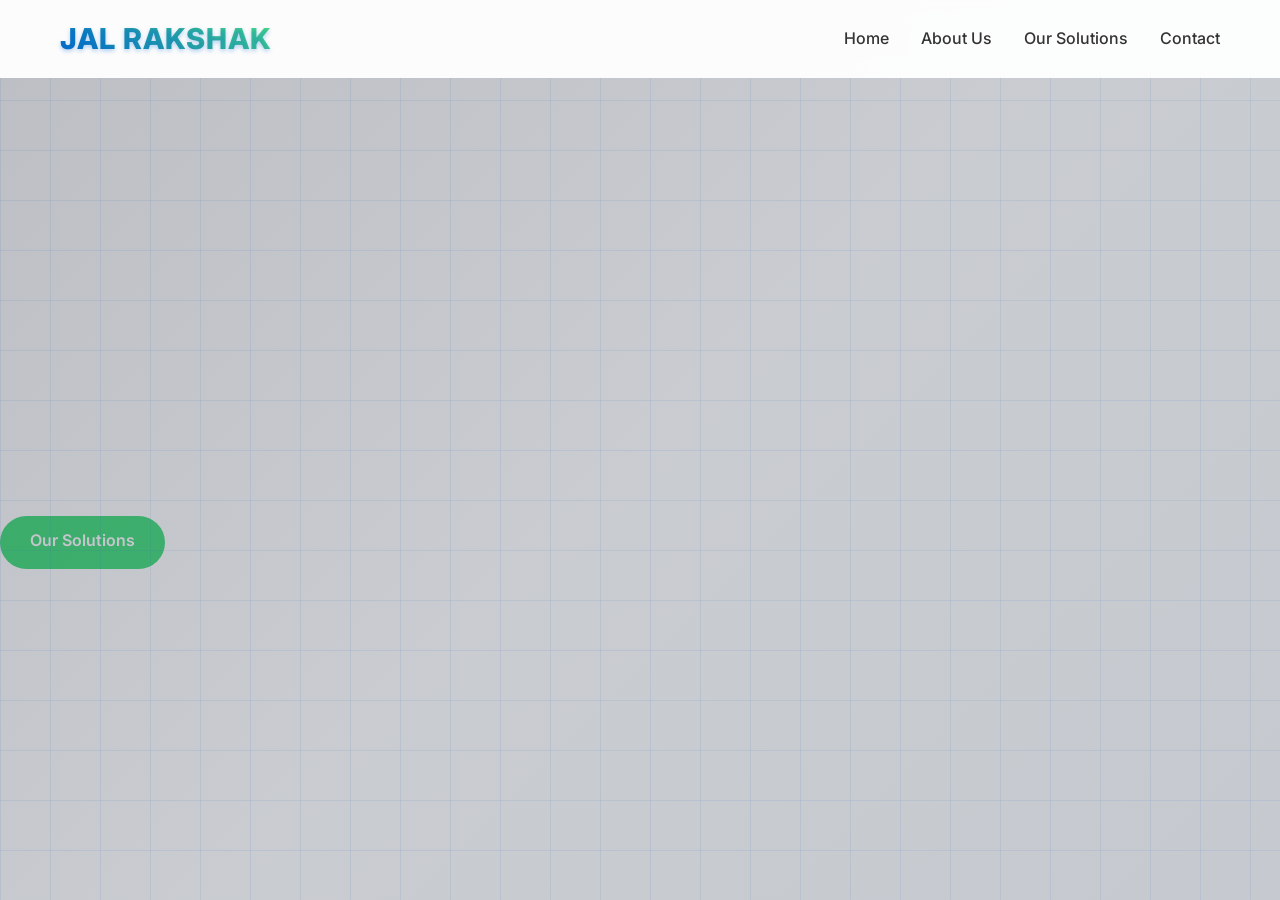
<file: index.html>
<!DOCTYPE html>
<html lang="en">
<head>
    <meta charset="UTF-8">
    <meta name="viewport" content="width=device-width, initial-scale=1.0">
    <title>Jal Rakshak - Save Water, Save Life</title>
    <link rel="stylesheet" href="styles.css">
    <link href="https://fonts.googleapis.com/css2?family=Inter:wght@300;400;500;600;700&display=swap" rel="stylesheet">
    <link rel="stylesheet" href="https://cdnjs.cloudflare.com/ajax/libs/font-awesome/6.0.0/css/all.min.css">
</head>
<body>
    <!-- Navigation -->
    <nav class="navbar">
        <div class="nav-container">
            <div class="nav-logo">
                <h2>Jal Rakshak</h2>
            </div>
            <ul class="nav-menu">
                <li class="nav-item">
                    <a href="#home" class="nav-link">Home</a>
                </li>
                <li class="nav-item">
                    <a href="about.html" class="nav-link">About Us</a>
                </li>
                <li class="nav-item">
                    <a href="solutions.html" class="nav-link">Our Solutions</a>
                </li>
                <li class="nav-item">
                    <a href="contact.html" class="nav-link">Contact</a>
                </li>
            </ul>
            <div class="hamburger">
                <span class="bar"></span>
                <span class="bar"></span>
                <span class="bar"></span>
            </div>
        </div>
    </nav>

    <!-- Hero Section -->
    <section id="home" class="hero">
            <div class="hero-content">
                <h1 class="hero-title">
                    Every Drop Counts
                </h1>                <p class="hero-subtitle">
                    Water is the most precious resource on Earth. Our mission is to protect and preserve 
                    this vital resource through innovative grey water treatment solutions and community awareness.
                </p>
                <div class="hero-buttons">
                    <a href="solutions.html" class="btn btn-primary">Our Solutions</a>
                    <a href="about.html" class="btn btn-secondary">Learn More</a>
                </div>
            </div>
            </div>
        </div>
    </section>


    <!-- SEO Meta Tags -->
    <meta name="description" content="Jal Rakshak - Leading water conservation solutions through innovative grey water treatment systems. Save water, save life with our professional water treatment services.">
    <meta name="keywords" content="water conservation, grey water treatment, water recycling, sustainable water solutions, Jal Rakshak">
    <meta name="author" content="Jal Rakshak">
    <meta property="og:title" content="Jal Rakshak - Water Conservation Solutions">
    <meta property="og:description" content="Leading water conservation solutions through innovative grey water treatment systems.">
    <meta property="og:type" content="website">
    <meta property="og:url" content="https://jal-rakshak.netlify.app">
    <meta name="twitter:card" content="summary_large_image">
    <meta name="twitter:title" content="Jal Rakshak - Water Conservation">
    <meta name="twitter:description" content="Leading water conservation solutions through innovative grey water treatment systems.">
</file>
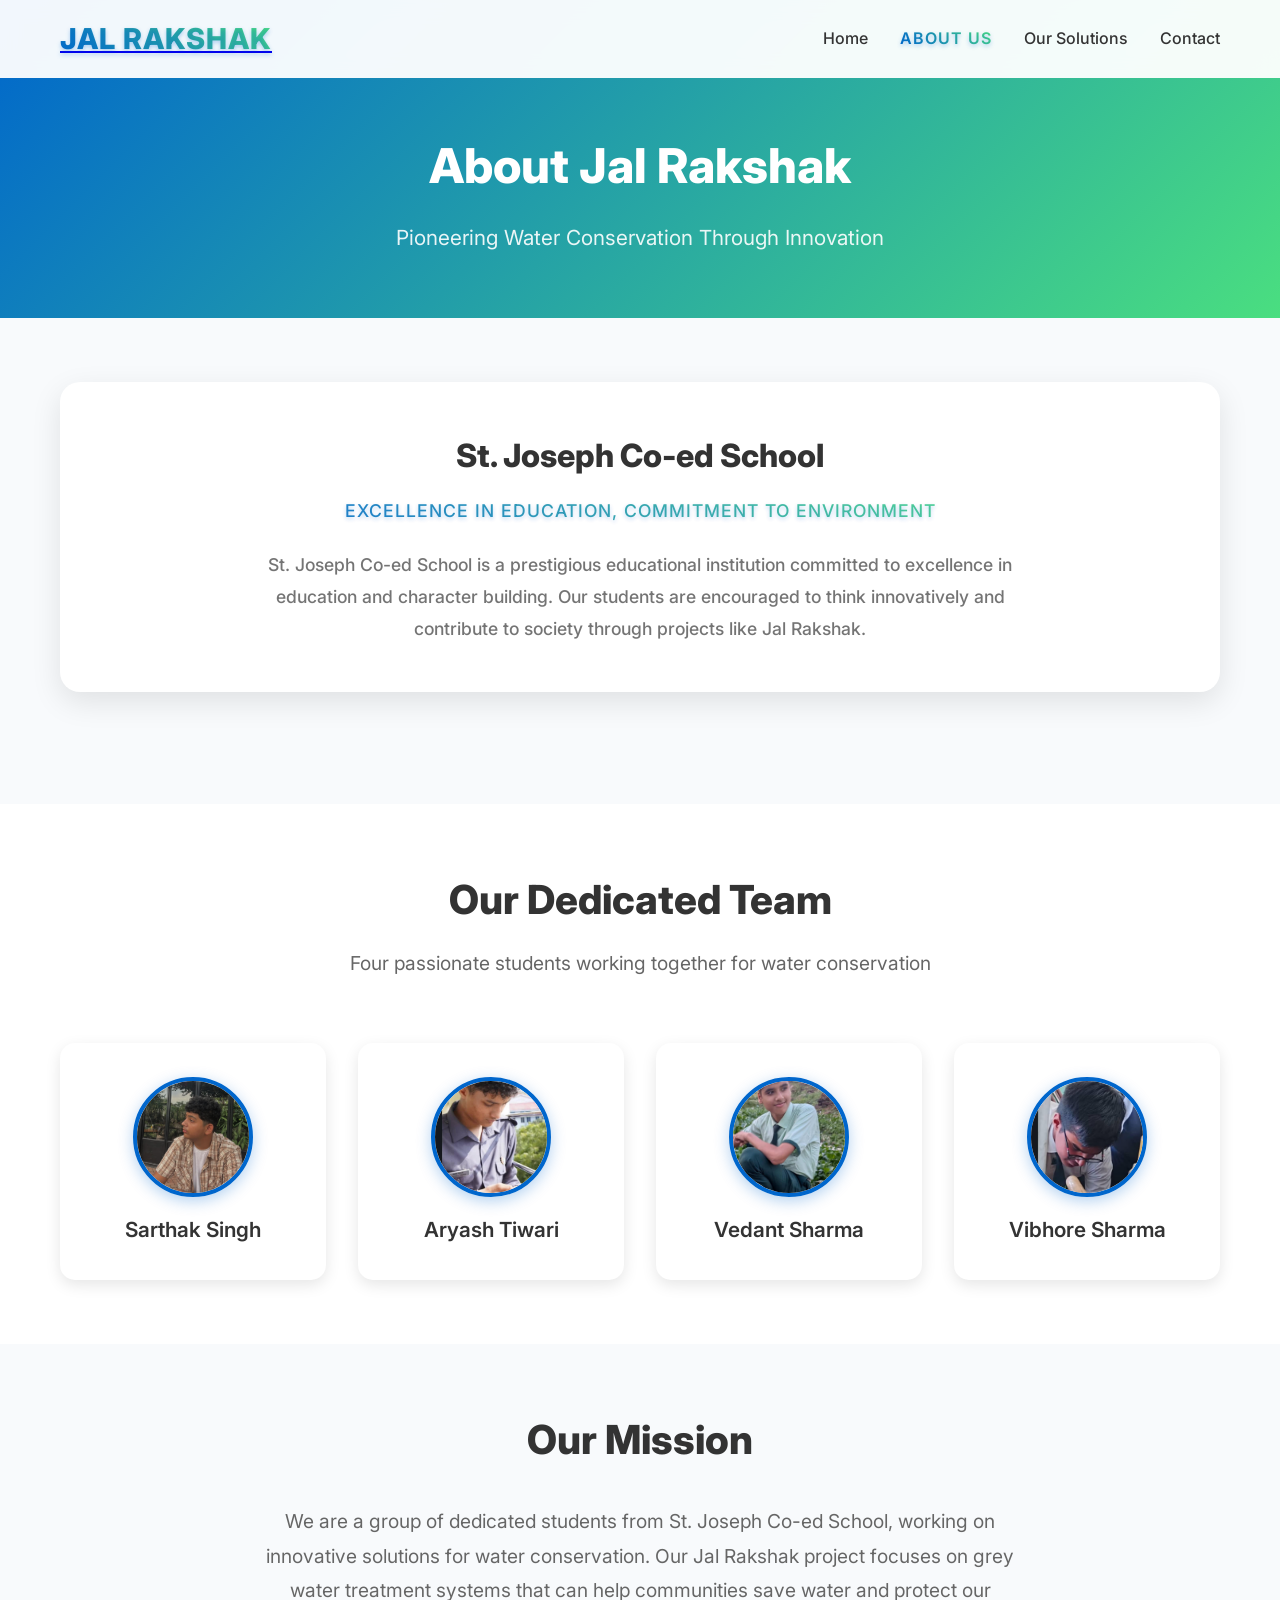
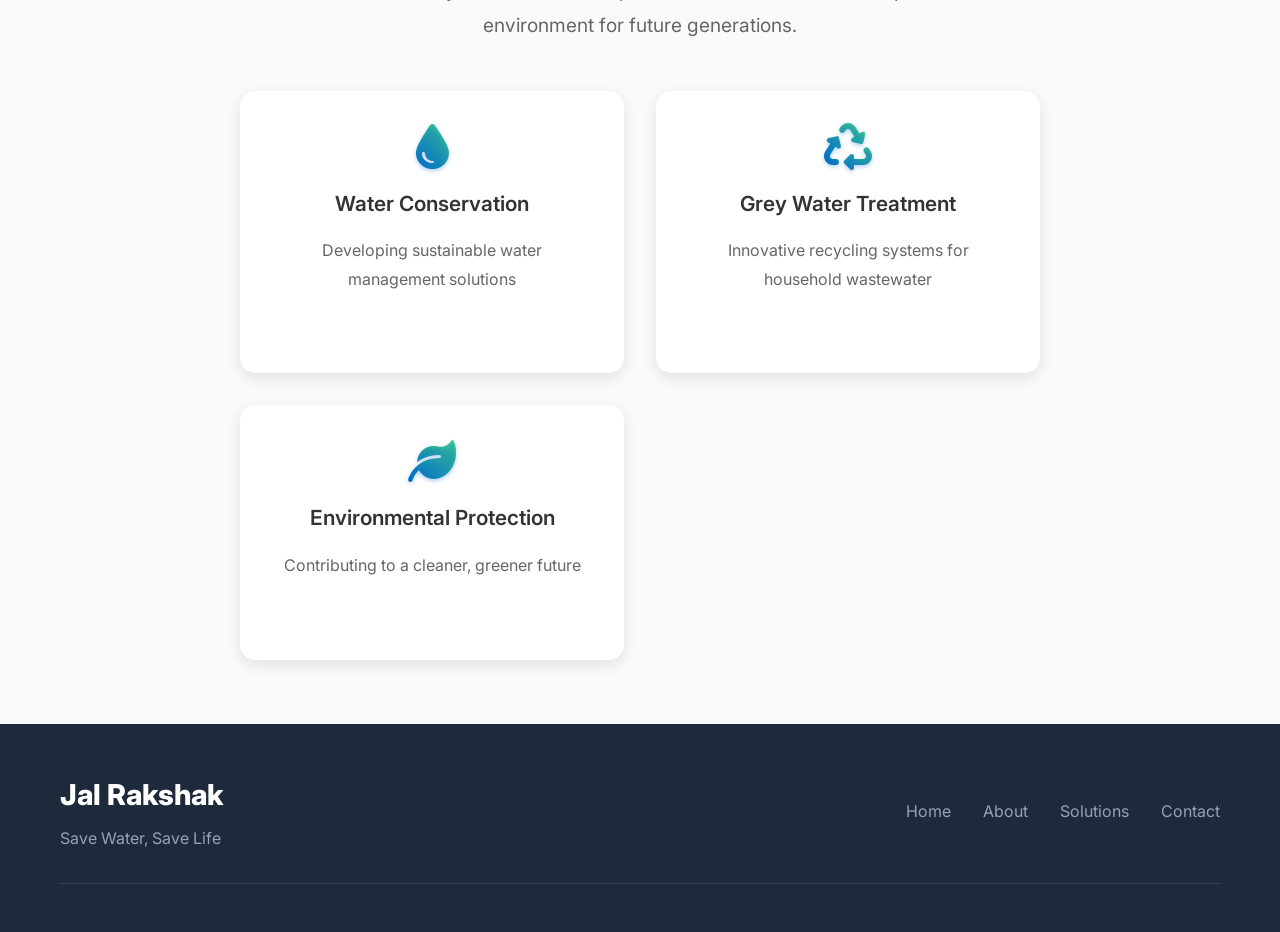
<file: about.html>
<!DOCTYPE html>
<html lang="en">
<head>
    <meta charset="UTF-8">
    <meta name="viewport" content="width=device-width, initial-scale=1.0">
    <title>About Us - Jal Rakshak</title>
    <link rel="stylesheet" href="styles.css">
    <link href="https://fonts.googleapis.com/css2?family=Inter:wght@300;400;500;600;700&display=swap" rel="stylesheet">
    <link rel="stylesheet" href="https://cdnjs.cloudflare.com/ajax/libs/font-awesome/6.0.0/css/all.min.css">
</head>
<body>
    <!-- Navigation -->
    <nav class="navbar">
        <div class="nav-container">
            <div class="nav-logo">
                <a href="index.html"><h2>Jal Rakshak</h2></a>
            </div>
            <ul class="nav-menu">
                <li class="nav-item">
                    <a href="index.html" class="nav-link">Home</a>
                </li>
                <li class="nav-item">
                    <a href="about.html" class="nav-link active">About Us</a>
                </li>
                <li class="nav-item">
                    <a href="index.html#solutions" class="nav-link">Our Solutions</a>
                </li>
                <li class="nav-item">
                    <a href="contact.html" class="nav-link">Contact</a>
                </li>
            </ul>
            <div class="hamburger">
                <span class="bar"></span>
                <span class="bar"></span>
                <span class="bar"></span>
            </div>
        </div>
    </nav>

    <!-- About Us Hero Section -->
    <section class="about-hero">
        <div class="container">
            <div class="about-hero-content">
                <h1>About Jal Rakshak</h1>
                <p>Pioneering Water Conservation Through Innovation</p>
            </div>
        </div>
    </section>    <section class="school-section">
        <div class="container">
            <div class="school-info" style="text-align: center;">
                <div class="school-details">
                    <h2>St. Joseph Co-ed School</h2>
                    <p class="school-motto">Excellence in Education, Commitment to Environment</p>
                    <p class="school-description">
                        St. Joseph Co-ed School is a prestigious educational institution committed to 
                        excellence in education and character building. Our students are encouraged to think 
                        innovatively and contribute to society through projects like Jal Rakshak.
                    </p>
                </div>
            </div>
        </div>
    </section>

    <!-- Team Section -->
    <section class="team-section">
        <div class="container">
            <div class="section-header">
                <h2>Our Dedicated Team</h2>
                <p>Four passionate students working together for water conservation</p>
            </div>
            <div class="team-grid">
                <div class="team-member">
                    <div class="member-avatar">
                        <img src="sarthak-singh.jpg" alt="Sarthak Singh" class="member-photo">
                    </div>
                    <h3>Sarthak Singh</h3>
                    
                </div>
                <div class="team-member">
                    <div class="member-avatar">
                        <img src="aryash.jpeg" alt="Aryash Tiwari" class="member-photo">
                    </div>
                    <h3>Aryash Tiwari</h3>
                    
                </div>
                <div class="team-member">
                    <div class="member-avatar">
                        <img src="vedant.jpeg" alt="Vedant Sharma" class="member-photo">
                    </div>
                    <h3>Vedant Sharma</h3>
                    
                </div>
                <div class="team-member">
                    <div class="member-avatar">
                        <img src="vibhore.jpeg" alt="Vibhore Sharma" class="member-photo">
                    </div>
                    <h3>Vibhore Sharma</h3>
                    
                </div>
            </div>
        </div>
    </section>

    <!-- Mission Section -->
    <section class="mission-section">
        <div class="container">
            <div class="mission-content">
                <h2>Our Mission</h2>
                <p>
                    We are a group of dedicated students from St. Joseph Co-ed School, 
                    working on innovative solutions for water conservation. Our Jal Rakshak project 
                    focuses on grey water treatment systems that can help communities save water 
                    and protect our environment for future generations.
                </p>
                <div class="mission-features">
                    <div class="mission-feature">
                        <i class="fas fa-tint"></i>
                        <h3>Water Conservation</h3>
                        <p>Developing sustainable water management solutions</p>
                    </div>
                    <div class="mission-feature">
                        <i class="fas fa-recycle"></i>
                        <h3>Grey Water Treatment</h3>
                        <p>Innovative recycling systems for household wastewater</p>
                    </div>
                    <div class="mission-feature">
                        <i class="fas fa-leaf"></i>
                        <h3>Environmental Protection</h3>
                        <p>Contributing to a cleaner, greener future</p>
                    </div>
                </div>
            </div>
        </div>
    </section>

    <!-- Footer -->
    <footer class="footer">
        <div class="container">
            <div class="footer-content">
                <div class="footer-logo">
                    <h3>Jal Rakshak</h3>
                    <p>Save Water, Save Life</p>
                </div>
                <div class="footer-links">
                    <a href="index.html">Home</a>
                    <a href="about.html">About</a>
                    <a href="index.html#solutions">Solutions</a>
                    <a href="contact.html">Contact</a>
                </div>
            </div>
            <div class="footer-bottom">
            </div>
        </div>
    </footer>

    <script src="script.js"></script>
</body>
</html>
</file>
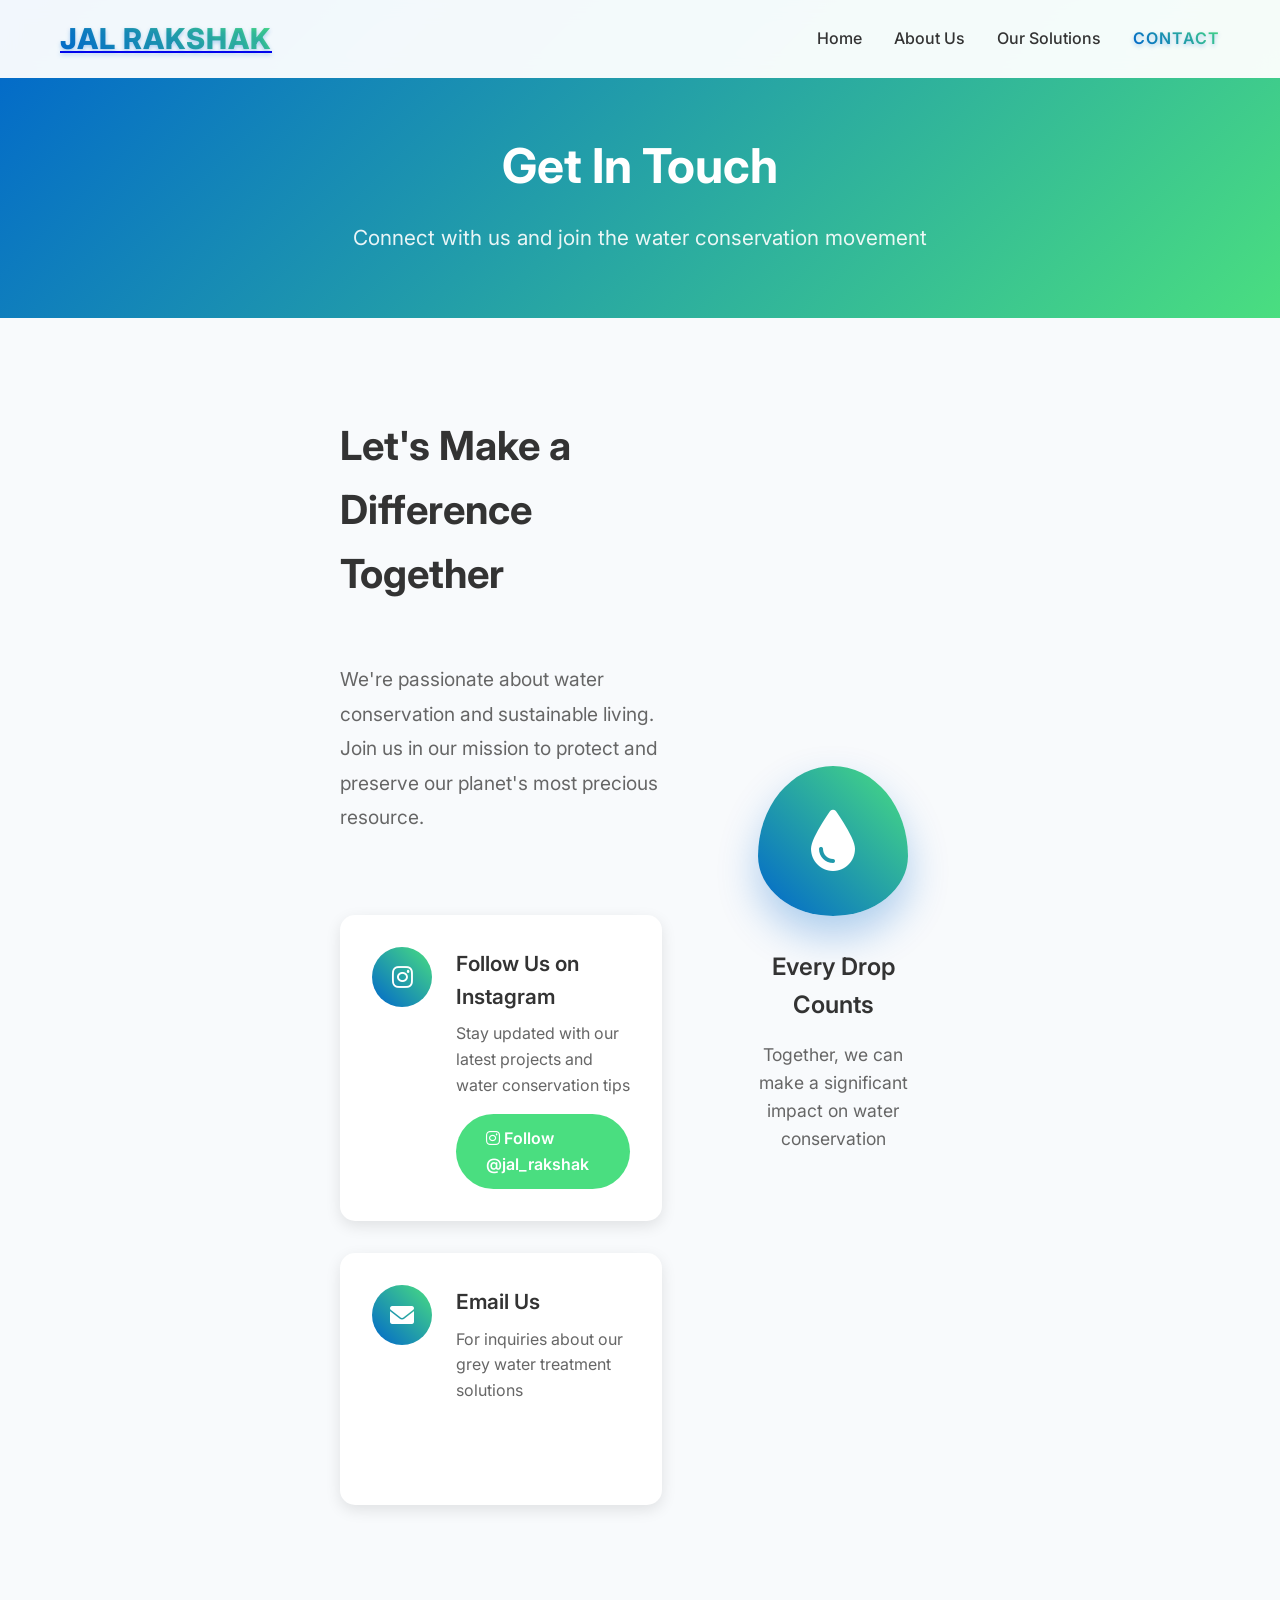
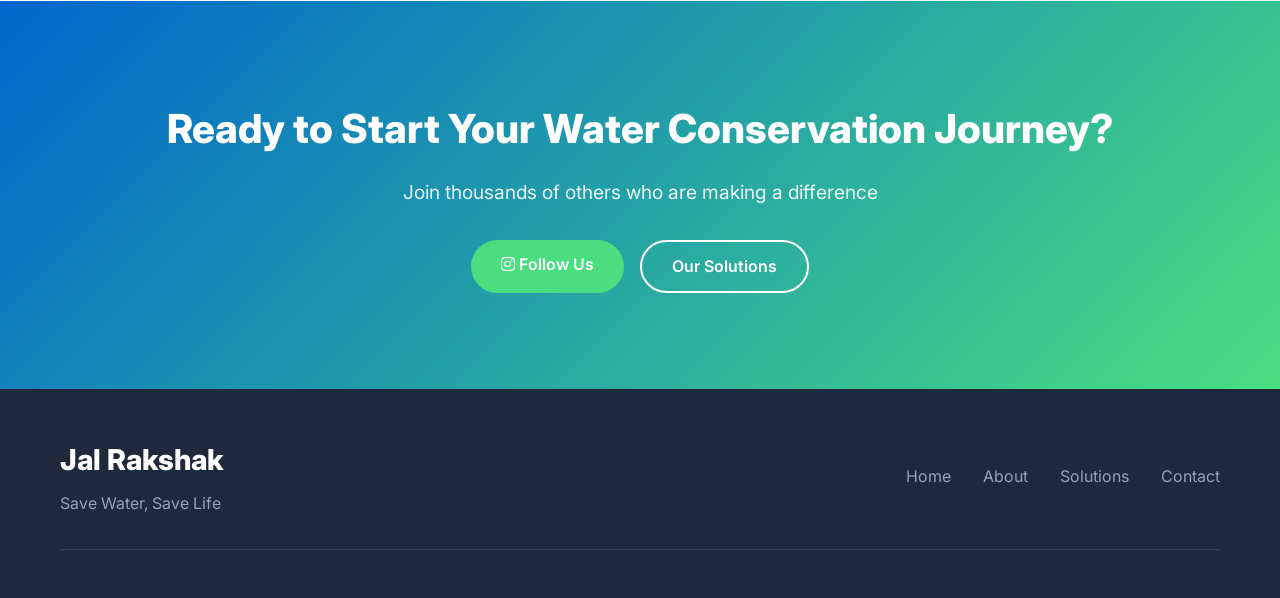
<file: contact.html>
<!DOCTYPE html>
<html lang="en">
<head>
    <meta charset="UTF-8">
    <meta name="viewport" content="width=device-width, initial-scale=1.0">
    <title>Contact Us - Jal Rakshak</title>
    <link rel="stylesheet" href="styles.css">
    <link href="https://fonts.googleapis.com/css2?family=Inter:wght@300;400;500;600;700&display=swap" rel="stylesheet">
    <link rel="stylesheet" href="https://cdnjs.cloudflare.com/ajax/libs/font-awesome/6.0.0/css/all.min.css">
</head>
<body>
    <!-- Navigation -->
    <nav class="navbar">
        <div class="nav-container">
            <div class="nav-logo">
                <a href="index.html"><h2>Jal Rakshak</h2></a>
            </div>
            <ul class="nav-menu">
                <li class="nav-item">
                    <a href="index.html" class="nav-link">Home</a>
                </li>
                <li class="nav-item">
                    <a href="about.html" class="nav-link">About Us</a>
                </li>
                <li class="nav-item">
                    <a href="solutions.html" class="nav-link">Our Solutions</a>
                </li>
                <li class="nav-item">
                    <a href="contact.html" class="nav-link active">Contact</a>
                </li>
            </ul>
            <div class="hamburger">
                <span class="bar"></span>
                <span class="bar"></span>
                <span class="bar"></span>
            </div>
        </div>
    </nav>

    <!-- Contact Hero Section -->
    <section class="contact-hero">
        <div class="container">
            <div class="contact-hero-content">
                <h1>Get In Touch</h1>
                <p>Connect with us and join the water conservation movement</p>
            </div>
        </div>
    </section>

    <!-- Contact Content -->
    <section class="contact-section">
        <div class="container">
            <div class="contact-content">
                <div class="contact-info">
                    <h2>Let's Make a Difference Together</h2>
                    <p class="lead">
                        We're passionate about water conservation and sustainable living. 
                        Join us in our mission to protect and preserve our planet's most precious resource.
                    </p>
                    
                    <div class="contact-methods">
                        <div class="contact-method">
                            <div class="contact-icon">
                                <i class="fab fa-instagram"></i>
                            </div>
                            <div class="contact-details">
                                <h3>Follow Us on Instagram</h3>
                                <p>Stay updated with our latest projects and water conservation tips</p>
                                <a href="https://www.instagram.com/jal_rakshak?igsh=MWltaWxzbzg5ZDNxeQ==" target="_blank" class="btn btn-primary">
                                    <i class="fab fa-instagram"></i> Follow @jal_rakshak
                                </a>
                            </div>
                        </div>
                        
                        <div class="contact-method">
                            <div class="contact-icon">
                                <i class="fas fa-envelope"></i>
                            </div>
                            <div class="contact-details">
                                <h3>Email Us</h3>
                                <p>For inquiries about our grey water treatment solutions</p>
                                <a href="mailto:info@jalrakshak.com" class="btn btn-secondary">
                                    <i class="fas fa-envelope"></i> Send Email
                                </a>
                            </div>
                        </div>
                    </div>
                </div>
                
                <div class="contact-visual">
                    <div class="water-drop-large">
                        <i class="fas fa-tint"></i>
                    </div>
                    <h3>Every Drop Counts</h3>
                    <p>Together, we can make a significant impact on water conservation</p>
                </div>
            </div>
        </div>
    </section>

    <!-- Call to Action -->
    <section class="cta-section">
        <div class="container">
            <div class="cta-content">
                <h2>Ready to Start Your Water Conservation Journey?</h2>
                <p>Join thousands of others who are making a difference</p>
                <div class="cta-buttons">
                    <a href="https://www.instagram.com/jal_rakshak?igsh=MWltaWxzbzg5ZDNxeQ==" target="_blank" class="btn btn-primary">
                        <i class="fab fa-instagram"></i> Follow Us
                    </a>
                    <a href="solutions.html" class="btn btn-secondary">Our Solutions</a>
                </div>
            </div>
        </div>
    </section>

    <!-- Footer -->
    <footer class="footer">
        <div class="container">
            <div class="footer-content">
                <div class="footer-logo">
                    <h3>Jal Rakshak</h3>
                    <p>Save Water, Save Life</p>
                </div>
                <div class="footer-links">
                    <a href="index.html">Home</a>
                    <a href="about.html">About</a>
                    <a href="solutions.html">Solutions</a>
                    <a href="contact.html">Contact</a>
                </div>
            </div>
            <div class="footer-bottom">
            </div>
        </div>
    </footer>

    <script src="script.js"></script>
</body>
</html>
</file>
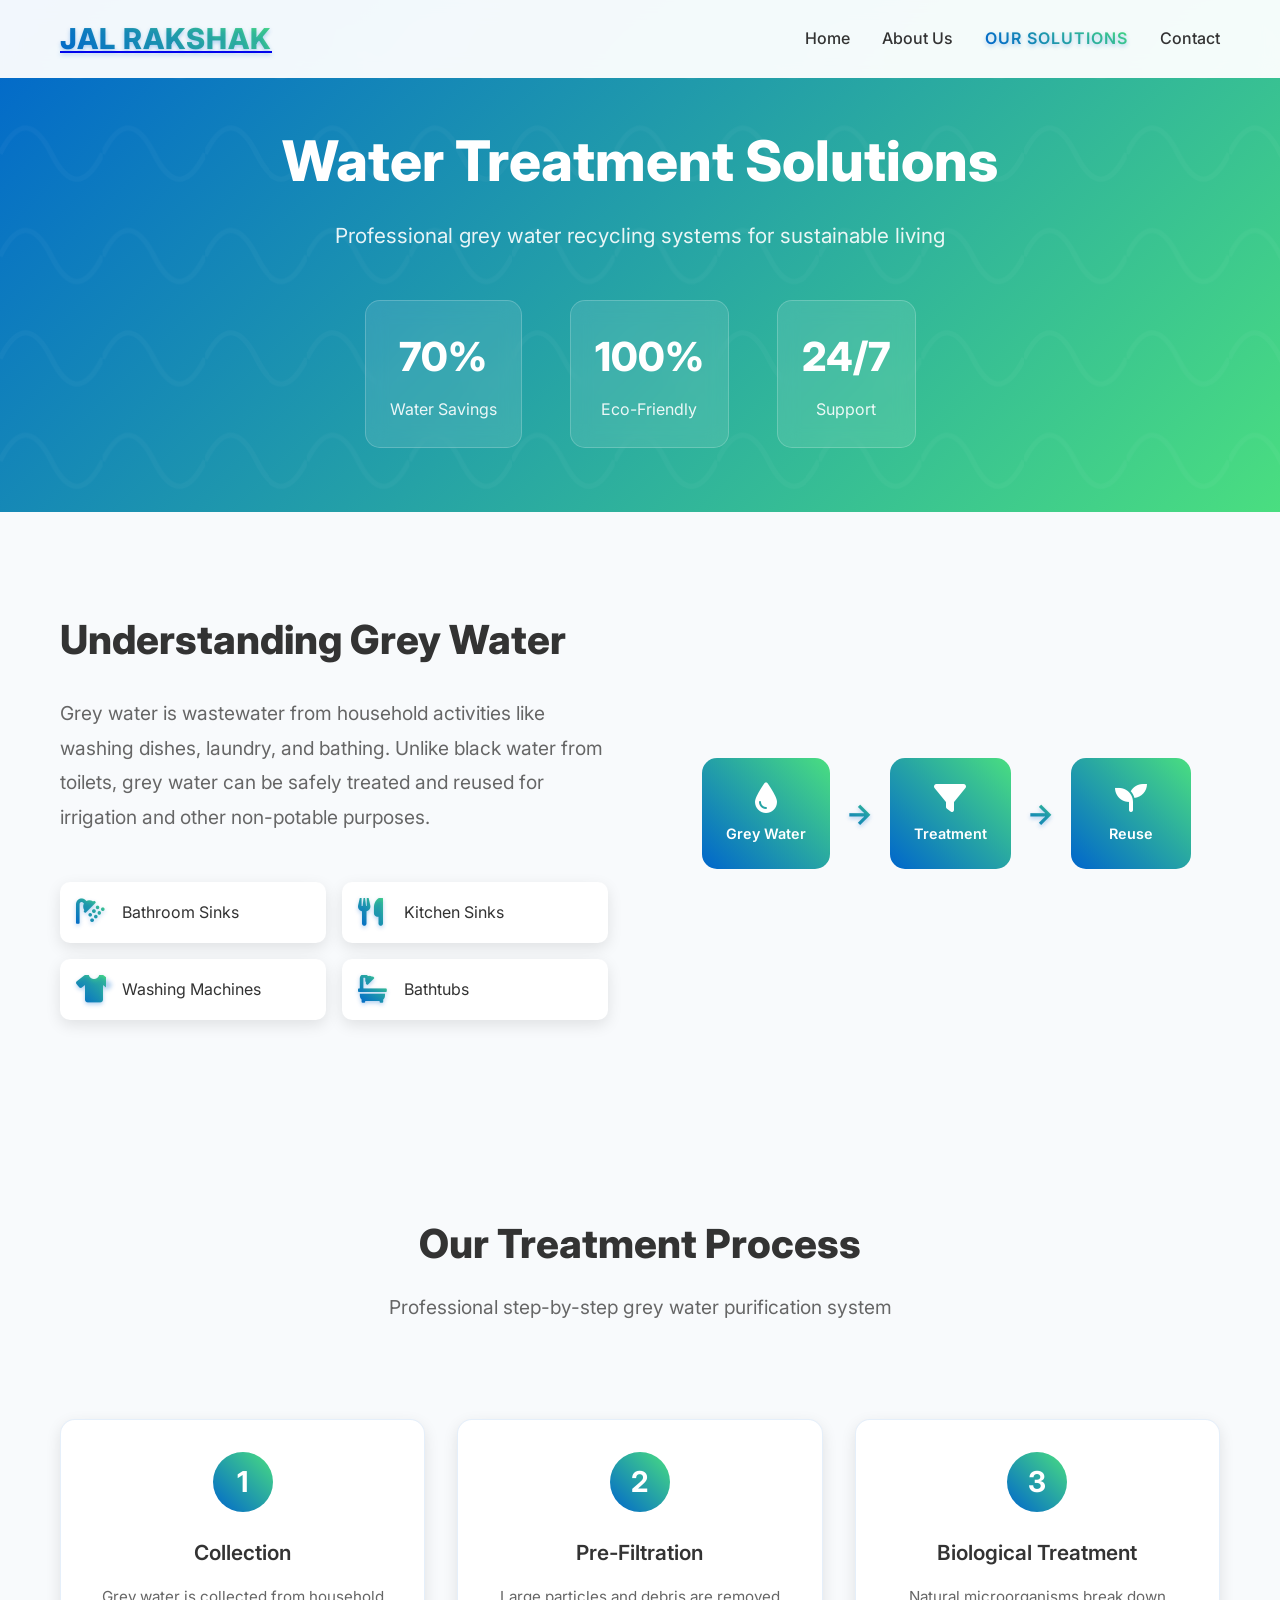
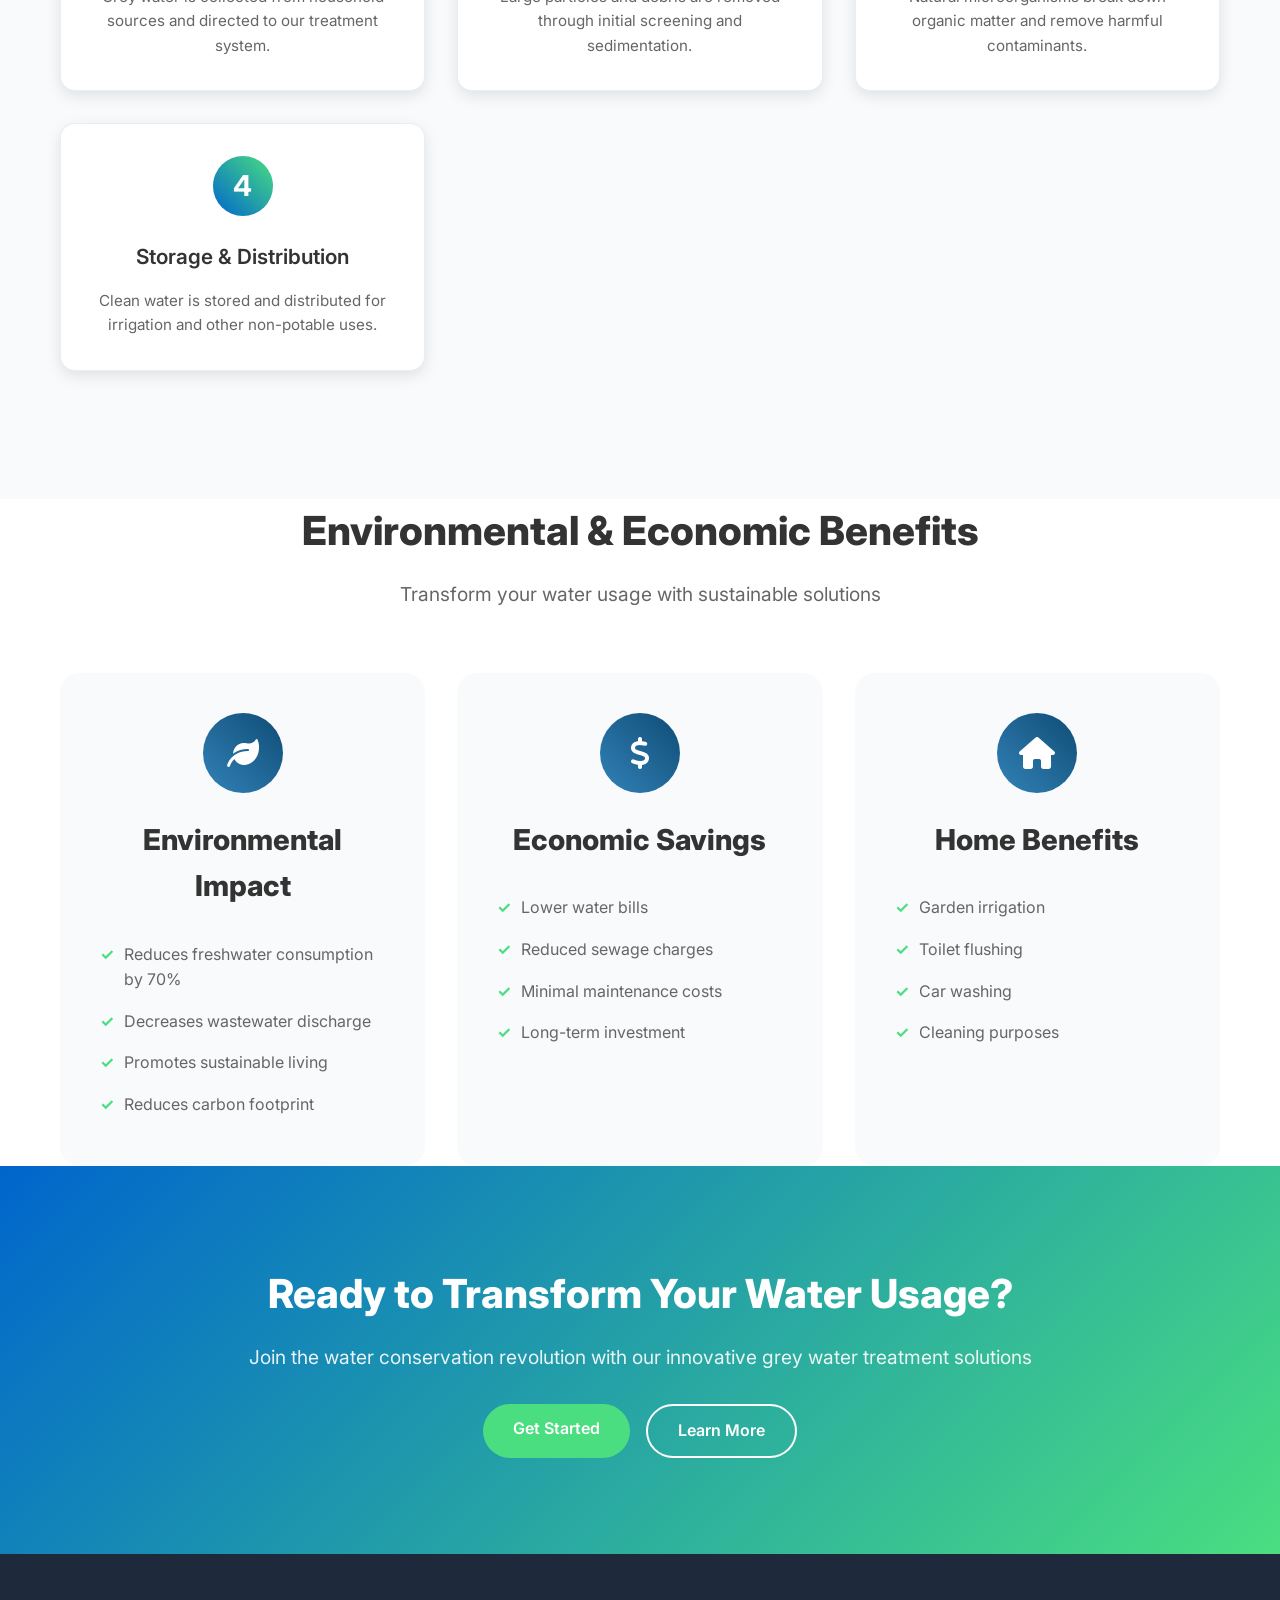
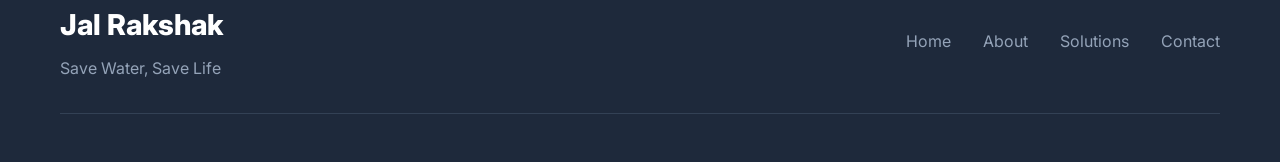
<file: solutions.html>
<!DOCTYPE html>
<html lang="en">
<head>
    <meta charset="UTF-8">
    <meta name="viewport" content="width=device-width, initial-scale=1.0">
    <title>Our Solutions - Jal Rakshak</title>
    <link rel="stylesheet" href="styles.css">
    <link href="https://fonts.googleapis.com/css2?family=Inter:wght@300;400;500;600;700&display=swap" rel="stylesheet">
    <link rel="stylesheet" href="https://cdnjs.cloudflare.com/ajax/libs/font-awesome/6.0.0/css/all.min.css">
</head>
<body>
    <!-- Navigation -->
    <nav class="navbar">
        <div class="nav-container">
            <div class="nav-logo">
                <a href="index.html"><h2>Jal Rakshak</h2></a>
            </div>
            <ul class="nav-menu">
                <li class="nav-item">
                    <a href="index.html" class="nav-link">Home</a>
                </li>
                <li class="nav-item">
                    <a href="about.html" class="nav-link">About Us</a>
                </li>
                <li class="nav-item">
                    <a href="solutions.html" class="nav-link active">Our Solutions</a>
                </li>
                <li class="nav-item">
                    <a href="contact.html" class="nav-link">Contact</a>
                </li>
            </ul>
            <div class="hamburger">
                <span class="bar"></span>
                <span class="bar"></span>
                <span class="bar"></span>
            </div>
        </div>
    </nav>

    <!-- Hero Section -->
    <section class="solutions-hero">
        <div class="container">
            <div class="solutions-hero-content">
                <h1>Water Treatment Solutions</h1>
                <p>Professional grey water recycling systems for sustainable living</p>
                <div class="hero-stats">
                    <div class="stat">
                        <h3>70%</h3>
                        <p>Water Savings</p>
                    </div>
                    <div class="stat">
                        <h3>100%</h3>
                        <p>Eco-Friendly</p>
                    </div>
                    <div class="stat">
                        <h3>24/7</h3>
                        <p>Support</p>
                    </div>
                </div>
            </div>
        </div>
    </section>

    <!-- What is Grey Water -->
    <section class="grey-water-intro">
        <div class="container">
            <div class="content-grid">
                <div class="content-text">
                    <h2>Understanding Grey Water</h2>
                    <p class="lead">
                        Grey water is wastewater from household activities like washing dishes, 
                        laundry, and bathing. Unlike black water from toilets, grey water can be 
                        safely treated and reused for irrigation and other non-potable purposes.
                    </p>
                    <div class="water-sources">
                        <div class="source-item">
                            <i class="fas fa-shower"></i>
                            <span>Bathroom Sinks</span>
                        </div>
                        <div class="source-item">
                            <i class="fas fa-utensils"></i>
                            <span>Kitchen Sinks</span>
                        </div>
                        <div class="source-item">
                            <i class="fas fa-tshirt"></i>
                            <span>Washing Machines</span>
                        </div>
                        <div class="source-item">
                            <i class="fas fa-bath"></i>
                            <span>Bathtubs</span>
                        </div>
                    </div>
                </div>
                <div class="content-visual">
                    <div class="water-cycle">
                        <div class="cycle-step">
                            <i class="fas fa-tint"></i>
                            <span>Grey Water</span>
                        </div>
                        <div class="cycle-arrow">→</div>
                        <div class="cycle-step">
                            <i class="fas fa-filter"></i>
                            <span>Treatment</span>
                        </div>
                        <div class="cycle-arrow">→</div>
                        <div class="cycle-step">
                            <i class="fas fa-seedling"></i>
                            <span>Reuse</span>
                        </div>
                    </div>
                </div>
            </div>
        </div>
    </section>

    <!-- Treatment Process -->
    <section class="process-section">
        <div class="container">
            <div class="section-header">
                <h2>Our Treatment Process</h2>
                <p>Professional step-by-step grey water purification system</p>
            </div>
            <div class="process-grid">
                <div class="process-card">
                    <div class="process-number">1</div>
                    <h3>Collection</h3>
                    <p>Grey water is collected from household sources and directed to our treatment system.</p>
                </div>
                <div class="process-card">
                    <div class="process-number">2</div>
                    <h3>Pre-Filtration</h3>
                    <p>Large particles and debris are removed through initial screening and sedimentation.</p>
                </div>
                <div class="process-card">
                    <div class="process-number">3</div>
                    <h3>Biological Treatment</h3>
                    <p>Natural microorganisms break down organic matter and remove harmful contaminants.</p>
                </div>
                <div class="process-card">
                    <div class="process-number">4</div>
                    <h3>Storage & Distribution</h3>
                    <p>Clean water is stored and distributed for irrigation and other non-potable uses.</p>
                </div>
    </section>

    <!-- Benefits Section -->
    <section class="benefits-section">
        <div class="container">
            <div class="section-header">
                <h2>Environmental & Economic Benefits</h2>
                <p>Transform your water usage with sustainable solutions</p>
            </div>
            <div class="benefits-grid">
                <div class="benefit-card">
                    <div class="benefit-icon">
                        <i class="fas fa-leaf"></i>
                    </div>
                    <h3>Environmental Impact</h3>
                    <ul>
                        <li>Reduces freshwater consumption by 70%</li>
                        <li>Decreases wastewater discharge</li>
                        <li>Promotes sustainable living</li>
                        <li>Reduces carbon footprint</li>
                    </ul>
                </div>
                <div class="benefit-card">
                    <div class="benefit-icon">
                        <i class="fas fa-dollar-sign"></i>
                    </div>
                    <h3>Economic Savings</h3>
                    <ul>
                        <li>Lower water bills</li>
                        <li>Reduced sewage charges</li>
                        <li>Minimal maintenance costs</li>
                        <li>Long-term investment</li>
                    </ul>
                </div>
                <div class="benefit-card">
                    <div class="benefit-icon">
                        <i class="fas fa-home"></i>
                    </div>
                    <h3>Home Benefits</h3>
                    <ul>
                        <li>Garden irrigation</li>
                        <li>Toilet flushing</li>
                        <li>Car washing</li>
                        <li>Cleaning purposes</li>
                    </ul>
                </div>
            </div>
        </div>
    </section>

    <!-- Call to Action -->
    <section class="cta-section">
        <div class="container">
            <div class="cta-content">
                <h2>Ready to Transform Your Water Usage?</h2>
                <p>Join the water conservation revolution with our innovative grey water treatment solutions</p>
                <div class="cta-buttons">
                    <a href="contact.html" class="btn btn-primary">Get Started</a>
                    <a href="about.html" class="btn btn-secondary">Learn More</a>
                </div>
            </div>
        </div>
    </section>

    <!-- Footer -->
    <footer class="footer">
        <div class="container">
            <div class="footer-content">
                <div class="footer-logo">
                    <h3>Jal Rakshak</h3>
                    <p>Save Water, Save Life</p>
                </div>
                <div class="footer-links">
                    <a href="index.html">Home</a>
                    <a href="about.html">About</a>
                    <a href="solutions.html">Solutions</a>
                    <a href="contact.html">Contact</a>
                </div>
            </div>
            <div class="footer-bottom">
            </div>
        </div>
    </footer>

    <script src="script.js"></script>
</body>
</file>
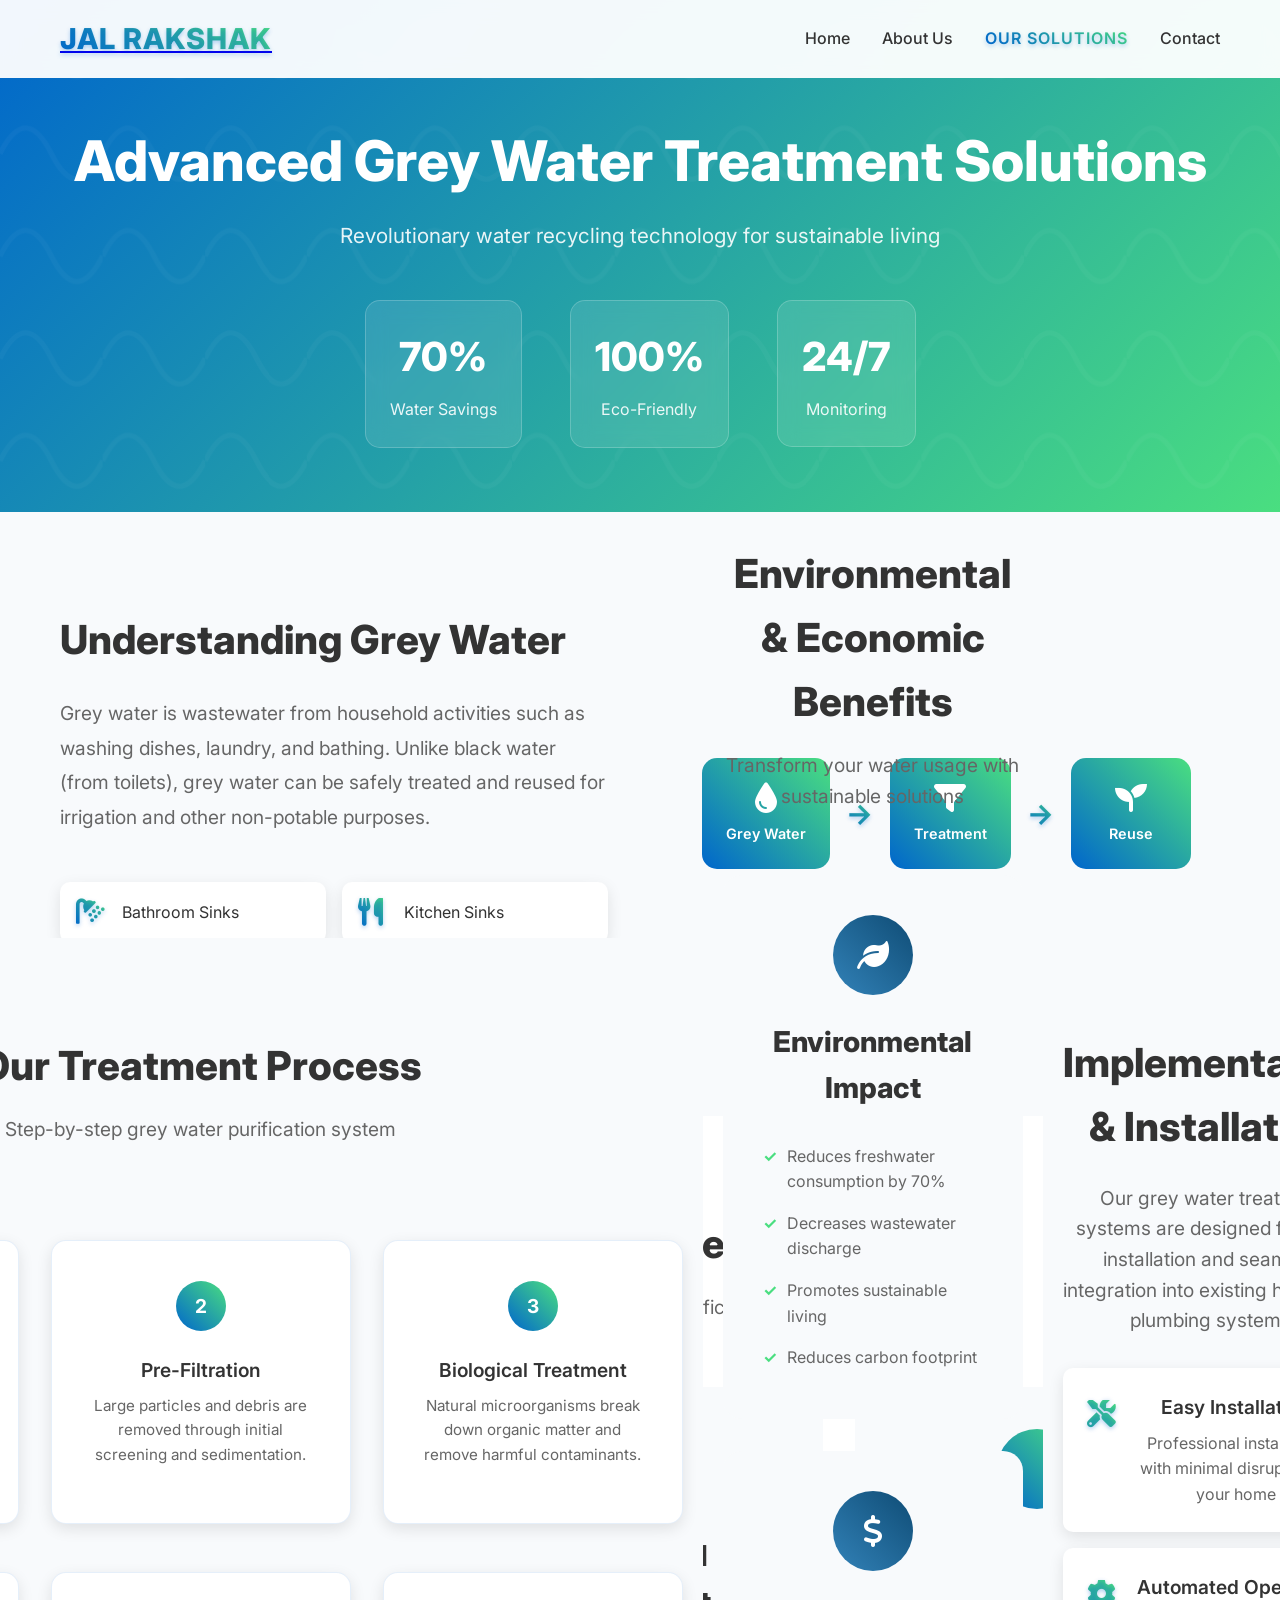
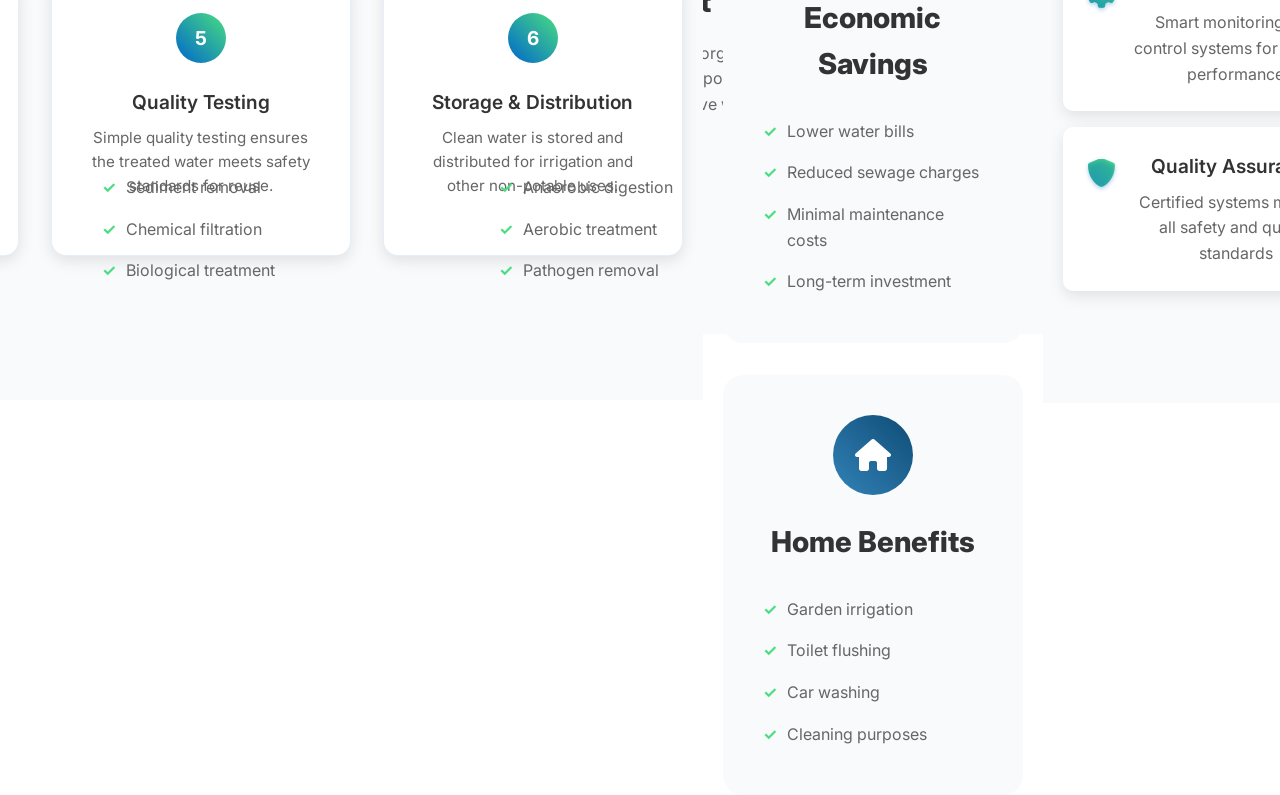
<file: solutions_backup.html>
<!DOCTYPE html>
<html lang="en">
<head>
    <meta charset="UTF-8">
    <meta name="viewport" content="width=device-width, initial-scale=1.0">
    <title>Our Solutions - Jal Rakshak</title>
    <link rel="stylesheet" href="styles.css">
    <link href="https://fonts.googleapis.com/css2?family=Inter:wght@300;400;500;600;700&display=swap" rel="stylesheet">
    <link rel="stylesheet" href="https://cdnjs.cloudflare.com/ajax/libs/font-awesome/6.0.0/css/all.min.css">
</head>
<body>
    <!-- Navigation -->
    <nav class="navbar">
        <div class="nav-container">
            <div class="nav-logo">
                <a href="index.html"><h2>Jal Rakshak</h2></a>
            </div>
            <ul class="nav-menu">
                <li class="nav-item">
                    <a href="index.html" class="nav-link">Home</a>
                </li>
                <li class="nav-item">
                    <a href="about.html" class="nav-link">About Us</a>
                </li>
                <li class="nav-item">
                    <a href="solutions.html" class="nav-link active">Our Solutions</a>
                </li>
                <li class="nav-item">
                    <a href="index.html#contact" class="nav-link">Contact</a>
                </li>
            </ul>
            <div class="hamburger">
                <span class="bar"></span>
                <span class="bar"></span>
                <span class="bar"></span>
            </div>
        </div>
    </nav>

    <!-- Solutions Hero Section -->
    <section class="solutions-hero">
        <div class="container">
            <div class="solutions-hero-content">
                <h1>Advanced Grey Water Treatment Solutions</h1>
                <p>Revolutionary water recycling technology for sustainable living</p>
                <div class="hero-stats">
                    <div class="stat">
                        <h3>70%</h3>
                        <p>Water Savings</p>
                    </div>
                    <div class="stat">
                        <h3>100%</h3>
                        <p>Eco-Friendly</p>
                    </div>
                    <div class="stat">
                        <h3>24/7</h3>
                        <p>Monitoring</p>
                    </div>
                </div>
            </div>
        </div>
    </section>

    <!-- What is Grey Water Section -->
    <section class="grey-water-intro">
        <div class="container">
            <div class="content-grid">
                <div class="content-text">
                    <h2>Understanding Grey Water</h2>
                    <p class="lead">
                        Grey water is wastewater from household activities such as washing dishes, 
                        laundry, and bathing. Unlike black water (from toilets), grey water can be 
                        safely treated and reused for irrigation and other non-potable purposes.
                    </p>
                    <div class="water-sources">
                        <div class="source-item">
                            <i class="fas fa-shower"></i>
                            <span>Bathroom Sinks</span>
                        </div>
                        <div class="source-item">
                            <i class="fas fa-utensils"></i>
                            <span>Kitchen Sinks</span>
                        </div>
                        <div class="source-item">
                            <i class="fas fa-tshirt"></i>
                            <span>Washing Machines</span>
                        </div>
                        <div class="source-item">
                            <i class="fas fa-bath"></i>
                            <span>Bathtubs</span>
                        </div>
                    </div>
                </div>
                <div class="content-visual">
                    <div class="water-cycle">
                        <div class="cycle-step">
                            <i class="fas fa-tint"></i>
                            <span>Grey Water</span>
                        </div>
                        <div class="cycle-arrow">→</div>
                        <div class="cycle-step">
                            <i class="fas fa-filter"></i>
                            <span>Treatment</span>
                        </div>
                        <div class="cycle-arrow">→</div>
                        <div class="cycle-step">
                            <i class="fas fa-seedling"></i>
                            <span>Reuse</span>
                        </div>
                    </div>
                </div>
            </div>
        </div>
    </section>

    <!-- Our Technology Section -->
    <section class="technology-section">
        <div class="container">
            <div class="section-header">
                <h2>Our Advanced Treatment Technology</h2>
                <p>Cutting-edge filtration and purification systems</p>
            </div>
            <div class="tech-grid">
                <div class="tech-card">
                    <div class="tech-icon">
                        <i class="fas fa-filter"></i>
                    </div>
                    <h3>Advanced Filtration System</h3>
                    <p>Our innovative filtration system uses natural materials and simple mechanical processes to effectively clean grey water for safe reuse.</p>
                    <ul>
                        <li>Sediment removal</li>
                        <li>Chemical filtration</li>
                        <li>Biological treatment</li>
                    </ul>
                </div>
                <div class="tech-card">
                    <div class="tech-icon">
                        <i class="fas fa-bacteria"></i>
                    </div>
                    <h3>Biological Treatment</h3>
                    <p>Natural bacteria and microorganisms break down organic compounds, ensuring safe and effective water purification.</p>
                    <ul>
                        <li>Anaerobic digestion</li>
                        <li>Aerobic treatment</li>
                        <li>Pathogen removal</li>
                    </ul>
                </div>
                <div class="tech-card">
                    <div class="tech-icon">

    <!-- Process Flow Section -->
    <section class="process-section">
        <div class="container">
            <div class="section-header">
                <h2>Our Treatment Process</h2>
                <p>Step-by-step grey water purification system</p>
            </div>
            <div class="process-timeline">
                <div class="process-step">
                    <div class="step-number">1</div>
                    <div class="step-content">
                        <h3>Collection</h3>
                        <p>Grey water is collected from household sources and directed to our treatment system.</p>
                    </div>
                </div>
                <div class="process-step">
                    <div class="step-number">2</div>
                    <div class="step-content">
                        <h3>Pre-Filtration</h3>
                        <p>Large particles and debris are removed through initial screening and sedimentation.</p>
                    </div>
                </div>
                <div class="process-step">
                    <div class="step-number">3</div>
                    <div class="step-content">
                        <h3>Biological Treatment</h3>
                        <p>Natural microorganisms break down organic matter and remove harmful contaminants.</p>
                    </div>
                </div>
                <div class="process-step">
                    <div class="step-number">4</div>
                    <div class="step-content">
                        <h3>Advanced Filtration</h3>
                        <p>Multi-stage filtration removes remaining particles, chemicals, and impurities.</p>
                    </div>
                </div>
                <div class="process-step">
                    <div class="step-number">5</div>
                    <div class="step-content">
                        <h3>Quality Testing</h3>
                        <p>Simple quality testing ensures the treated water meets safety standards for reuse.</p>
                    </div>
                </div>
                <div class="process-step">
                    <div class="step-number">6</div>
                    <div class="step-content">
                        <h3>Storage & Distribution</h3>
                        <p>Clean water is stored and distributed for irrigation and other non-potable uses.</p>
                    </div>
                </div>
            </div>
        </div>
    </section>

    <!-- Benefits Section -->
    <section class="benefits-section">
        <div class="container">
            <div class="section-header">
                <h2>Environmental & Economic Benefits</h2>
                <p>Transform your water usage with sustainable solutions</p>
            </div>
            <div class="benefits-grid">
                <div class="benefit-card">
                    <div class="benefit-icon">
                        <i class="fas fa-leaf"></i>
                    </div>
                    <h3>Environmental Impact</h3>
                    <ul>
                        <li>Reduces freshwater consumption by 70%</li>
                        <li>Decreases wastewater discharge</li>
                        <li>Promotes sustainable living</li>
                        <li>Reduces carbon footprint</li>
                    </ul>
                </div>
                <div class="benefit-card">
                    <div class="benefit-icon">
                        <i class="fas fa-dollar-sign"></i>
                    </div>
                    <h3>Economic Savings</h3>
                    <ul>
                        <li>Lower water bills</li>
                        <li>Reduced sewage charges</li>
                        <li>Minimal maintenance costs</li>
                        <li>Long-term investment</li>
                    </ul>
                </div>
                <div class="benefit-card">
                    <div class="benefit-icon">
                        <i class="fas fa-home"></i>
                    </div>
                    <h3>Home Benefits</h3>
                    <ul>
                        <li>Garden irrigation</li>
                        <li>Toilet flushing</li>
                        <li>Car washing</li>
                        <li>Cleaning purposes</li>
                    </ul>
                </div>
            </div>
        </div>
    </section>

    <!-- Implementation Section -->
    <section class="implementation-section">
        <div class="container">
            <div class="implementation-content">
                <div class="implementation-text">
                    <h2>Implementation & Installation</h2>
                    <p class="lead">
                        Our grey water treatment systems are designed for easy installation and 
                        seamless integration into existing household plumbing systems.
                    </p>
                    <div class="implementation-features">
                        <div class="feature-item">
                            <i class="fas fa-tools"></i>
                            <div>
                                <h4>Easy Installation</h4>
                                <p>Professional installation with minimal disruption to your home</p>
                            </div>
                        </div>
                        <div class="feature-item">
                            <i class="fas fa-cog"></i>
                            <div>
                                <h4>Automated Operation</h4>
                                <p>Smart monitoring and control systems for optimal performance</p>
                            </div>
                        </div>
                        <div class="feature-item">
                            <i class="fas fa-shield-alt"></i>
                            <div>
                                <h4>Quality Assurance</h4>
                                <p>Certified systems meeting all safety and quality standards</p>
                            </div>
                        </div>
                    </div>
                </div>
                <div class="implementation-visual">
                    <div class="system-diagram">
                        <div class="diagram-title">System Overview</div>
                        <div class="diagram-flow">
                            <div class="flow-item">Household Sources</div>
                            <div class="flow-arrow">↓</div>
                            <div class="flow-item">Collection Tank</div>
                            <div class="flow-arrow">↓</div>
                            <div class="flow-item">Treatment System</div>
                            <div class="flow-arrow">↓</div>
                            <div class="flow-item">Storage Tank</div>
                            <div class="flow-arrow">↓</div>
                            <div class="flow-item">Distribution</div>
                        </div>
                    </div>
                </div>
            </div>
        </div>
    </section>

    <!-- Call to Action Section -->
    <section class="cta-section">
        <div class="container">
            <div class="cta-content">
                <h2>Ready to Transform Your Water Usage?</h2>
                <p>Join the water conservation revolution with our innovative grey water treatment solutions</p>
                <div class="cta-buttons">
                    <a href="index.html#contact" class="btn btn-primary">Get Started</a>
                    <a href="about.html" class="btn btn-secondary">Learn More</a>
                </div>
            </div>
        </div>
    </section>

    <!-- Footer -->
    <footer class="footer">
        <div class="container">
            <div class="footer-content">
                <div class="footer-logo">
                    <h3>Jal Rakshak</h3>
                    <p>Save Water, Save Life</p>
                </div>
                <div class="footer-links">
                    <a href="index.html">Home</a>
                    <a href="about.html">About</a>
                    <a href="solutions.html">Solutions</a>
                    <a href="index.html#contact">Contact</a>
                </div>
            </div>
            <div class="footer-bottom">
                <p>&copy; 2024 Jal Rakshak. All rights reserved.</p>
            </div>
        </div>
    </footer>

    <script src="script.js"></script>
</body>
</html>
</file>
<file: styles.css>
/* Reset and Base Styles */
* {
    margin: 0;
    padding: 0;
    box-sizing: border-box;
}

body {
    font-family: 'Inter', sans-serif;
    line-height: 1.6;
    color: #333;
    overflow-x: hidden;
}

.container {
    max-width: 1200px;
    margin: 0 auto;
    padding: 0 20px;
}

/* Navigation */
.navbar {
    position: fixed;
    top: 0;
    width: 100%;
    background: rgba(255, 255, 255, 0.95);
    backdrop-filter: blur(10px);
    z-index: 1000;
    padding: 1rem 0;
    transition: all 0.3s ease;
}

.nav-container {
    max-width: 1200px;
    margin: 0 auto;
    padding: 0 20px;
    display: flex;
    justify-content: space-between;
    align-items: center;
}

.nav-logo h2 {
    background: linear-gradient(45deg, #0066cc, #4ade80);
    -webkit-background-clip: text;
    -webkit-text-fill-color: transparent;
    background-clip: text;
    color: #0066cc;
    text-shadow: 0 2px 4px rgba(0, 102, 204, 0.3);
    letter-spacing: 1px;
    text-transform: uppercase;
    font-weight: 800;
    font-size: 1.8rem;
}

.nav-menu {
    display: flex;
    list-style: none;
    gap: 2rem;
}

.nav-link {
    text-decoration: none;
    color: #333;
    font-weight: 500;
    transition: color 0.3s ease;
}

.nav-link:hover {
    background: linear-gradient(45deg, #0066cc, #4ade80);
    -webkit-background-clip: text;
    -webkit-text-fill-color: transparent;
    background-clip: text;
    color: #0066cc;
    text-shadow: 0 2px 4px rgba(0, 102, 204, 0.3);
    letter-spacing: 1px;
    text-transform: uppercase;
}

.hamburger {
    display: none;
    flex-direction: column;
    cursor: pointer;
}

.bar {
    width: 25px;
    height: 3px;
    background: #333;
    margin: 3px 0;
    transition: 0.3s;
}

/* Hero Section */
.hero::before {
    content: '';
    position: absolute;
    top: 0;
    left: 0;
    right: 0;
    bottom: 0;
    background: url('data:image/svg+xml,<svg xmlns="http://www.w3.org/2000/svg" viewBox="0 0 100 100"><defs><pattern id="water" x="0" y="0" width="20" height="20" patternUnits="userSpaceOnUse"><path d="M0 10 Q5 0 10 10 T20 10" stroke="rgba(255,255,255,0.1)" stroke-width="1" fill="none"/></pattern></defs><rect width="100" height="100" fill="url(%23water)"/></svg>');
    opacity: 0.3;
}

.hero-container {
    max-width: 1200px;
    margin: 0 auto;
    padding: 0 20px;
    display: grid;
    grid-template-columns: 1fr 1fr;
    gap: 4rem;
    align-items: center;
    position: relative;
    z-index: 1;
}

.hero-title {
    font-size: 3.5rem;
    font-weight: 800;
    color: white;
    margin-bottom: 1.5rem;
    line-height: 1.2;
}

.highlight {
    color: #4ade80;
}

.hero-subtitle {
    font-size: 1.2rem;
    color: rgba(255, 255, 255, 0.9);
    margin-bottom: 2rem;
    line-height: 1.6;
}

.hero-buttons {
    display: flex;
    gap: 1rem;
    flex-wrap: wrap;
}

.btn {
    padding: 12px 30px;
    border-radius: 50px;
    text-decoration: none;
    font-weight: 600;
    transition: all 0.3s ease;
    display: inline-block;
}

.btn-primary {
    background: #4ade80;
    color: white;
}

.btn-primary:hover {
    background: #22c55e;
    transform: translateY(-2px);
}

.btn-secondary {
    background: transparent;
    color: white;
    border: 2px solid white;
}

.btn-secondary:hover {
    background: white;
    background: linear-gradient(45deg, #0066cc, #4ade80);
    -webkit-background-clip: text;
    -webkit-text-fill-color: transparent;
    background-clip: text;
    color: #0066cc;
    text-shadow: 0 2px 4px rgba(0, 102, 204, 0.3);
    letter-spacing: 1px;
    text-transform: uppercase;
}

.hero-visual {
    display: flex;
    justify-content: center;
    align-items: center;
}

.water-drop {
    width: 200px;
    height: 200px;
    background: linear-gradient(45deg, #3282b8, #0f4c75);
    border-radius: 50% 50% 50% 50% / 60% 60% 40% 40%;
    display: flex;
    align-items: center;
    justify-content: center;
    
    box-shadow: 0 20px 40px rgba(0, 0, 0, 0.2);
}

.water-drop i {
    font-size: 4rem;
    color: white;
}

@keyframes float {
    0%, 100% { transform: translateY(0px); }
    50% { transform: translateY(-20px); }
}

/* Section Headers */
.section-header {
    text-align: center;
    margin-bottom: 4rem;
}

.section-header h2 {
    font-size: 2.5rem;
    font-weight: 800;
    color: #333;
    margin-bottom: 1rem;
}

.section-header p {
    font-size: 1.2rem;
    color: #666;
}

/* About Section */
.about {
    padding: 6rem 0;
    background: #f8fafc;
}

.team-grid {
    display: grid;
    grid-template-columns: repeat(auto-fit, minmax(250px, 1fr));
    gap: 2rem;
}

.team-member {
    text-align: center;
    padding: 2rem;
    background: white;
    border-radius: 15px;
    box-shadow: 0 10px 30px rgba(0, 0, 0, 0.1);
    transition: transform 0.3s ease;
}

.team-member:hover {
    transform: translateY(-10px);
}



.team-member h3 {
    font-size: 1.3rem;
    font-weight: 600;
    color: #333;
    margin-bottom: 0.5rem;
}

.team-member p {
    color: #666;
    font-weight: 500;
}

/* Solutions Section */
.solutions {
    padding: 6rem 0;
    background: white;
}

.solutions-content {
    display: grid;
    grid-template-columns: 1fr 1fr;
    gap: 4rem;
    align-items: center;
}

.solution-text h3 {
    font-size: 2rem;
    font-weight: 800;
    color: #333;
    margin-bottom: 1.5rem;
}

.solution-text p {
    font-size: 1.1rem;
    color: #666;
    line-height: 1.8;
    margin-bottom: 2rem;
}

.features {
    display: flex;
    flex-direction: column;
    gap: 1rem;
}

.feature {
    display: flex;
    align-items: center;
    gap: 1rem;
    padding: 1rem;
    background: #f8fafc;
    border-radius: 10px;
    transition: all 0.3s ease;
}

.feature:hover {
    background: #e0f2fe;
    transform: translateX(10px);
}

.feature i {
    font-size: 1.8rem;
    background: linear-gradient(45deg, #0066cc, #4ade80);
    -webkit-background-clip: text;
    -webkit-text-fill-color: transparent;
    background-clip: text;
    color: #0066cc;
    text-shadow: 0 2px 4px rgba(0, 102, 204, 0.3);
    letter-spacing: 1px;
    text-transform: uppercase;
}

.feature span {
    font-weight: 600;
    color: #333;
}

.process-flow {
    display: flex;
    align-items: center;
    justify-content: center;
    gap: 1rem;
    flex-wrap: wrap;
}

.process-step {
    display: flex;
    flex-direction: column;
    align-items: center;
    gap: 0.5rem;
    padding: 1.5rem;
    background: linear-gradient(45deg, #0066cc, #4ade80);
    color: white;
    border-radius: 15px;
    min-width: 120px;
}

.process-step i {
    font-size: 2rem;
}

.process-step span {
    font-weight: 600;
    font-size: 0.9rem;
}

.arrow {
    font-size: 1.8rem;
    background: linear-gradient(45deg, #0066cc, #4ade80);
    -webkit-background-clip: text;
    -webkit-text-fill-color: transparent;
    background-clip: text;
    color: #0066cc;
    text-shadow: 0 2px 4px rgba(0, 102, 204, 0.3);
    letter-spacing: 1px;
    text-transform: uppercase;
    font-weight: bold;
}

/* Stats Section */
.stats {
    padding: 4rem 0;
    background: linear-gradient(135deg, #0066cc, #4ade80);
    color: white;
}

.stats-grid {
    display: grid;
    grid-template-columns: repeat(auto-fit, minmax(200px, 1fr));
    gap: 2rem;
}

.stat-item {
    text-align: center;
    padding: 2rem;
}

.stat-item h3 {
    font-size: 3rem;
    font-weight: 800;
    margin-bottom: 0.5rem;
}

.stat-item p {
    font-size: 1.2rem;
    opacity: 0.9;
}

/* Contact Section */
.contact {
    padding: 6rem 0;
    background: #f8fafc;
}

.contact-content {
    max-width: 600px;
    margin: 0 auto;
}

.contact-info {
    display: flex;
    flex-direction: column;
    gap: 2rem;
}

.contact-item {
    display: flex;
    align-items: center;
    gap: 1rem;
    padding: 1.5rem;
    background: white;
    border-radius: 10px;
    box-shadow: 0 5px 15px rgba(0, 0, 0, 0.1);
}

.contact-item i {
    font-size: 1.8rem;
    background: linear-gradient(45deg, #0066cc, #4ade80);
    -webkit-background-clip: text;
    -webkit-text-fill-color: transparent;
    background-clip: text;
    color: #0066cc;
    text-shadow: 0 2px 4px rgba(0, 102, 204, 0.3);
    letter-spacing: 1px;
    text-transform: uppercase;
    width: 30px;
}

.contact-item span {
    font-weight: 500;
    color: #333;
}

/* Footer */
.footer {
    background: #1e293b;
    color: white;
    padding: 3rem 0 1rem;
}

.footer-content {
    display: flex;
    justify-content: space-between;
    align-items: center;
    margin-bottom: 2rem;
}

.footer-logo h3 {
    font-size: 1.8rem;
    font-weight: 800;
    margin-bottom: 0.5rem;
}

.footer-logo p {
    color: #94a3b8;
}

.footer-links {
    display: flex;
    gap: 2rem;
}

.footer-links a {
    color: #94a3b8;
    text-decoration: none;
    transition: color 0.3s ease;
}

.footer-links a:hover {
    color: white;
}

.footer-bottom {
    text-align: center;
    padding-top: 2rem;
    border-top: 1px solid #334155;
    color: #94a3b8;
}

/* Responsive Design */
@media (max-width: 768px) {
    .hamburger {
        display: flex;
    }
    
    .nav-menu {
        position: fixed;
        left: -100%;
        top: 70px;
        flex-direction: column;
        background-color: white;
        width: 100%;
        text-align: center;
        transition: 0.3s;
        box-shadow: 0 10px 27px rgba(0, 0, 0, 0.05);
        padding: 2rem 0;
    }
    
    .nav-menu.active {
        left: 0;
    }
    
    .hero-container {
        grid-template-columns: 1fr;
        text-align: center;
        gap: 2rem;
    }
    
    .hero-title {
        font-size: 2.5rem;
    }
    
    .solutions-content {
        grid-template-columns: 1fr;
        gap: 2rem;
    }
    
    .process-flow {
        flex-direction: column;
    }
    
    .arrow {
        transform: rotate(90deg);
    }
    
    .footer-content {
        flex-direction: column;
        gap: 2rem;
        text-align: center;
    }
    
    .footer-links {
        flex-wrap: wrap;
        justify-content: center;
    }
}

@media (max-width: 480px) {
    .hero-title {
        font-size: 2rem;
    }
    
    .section-header h2 {
        font-size: 2rem;
    }
    
    .btn {
        padding: 10px 20px;
        font-size: 0.9rem;
    }
}

/* School Info Section */
.school-info {
    text-align: center;
    margin-bottom: 3rem;
    padding: 2rem;
    background: linear-gradient(135deg, #0066cc, #4ade80);
    border-radius: 20px;
    color: white;
    box-shadow: 0 10px 30px rgba(0, 102, 204, 0.3);
}

.school-logo {
    width: 80px;
    height: 80px;
    background: rgba(255, 255, 255, 0.2);
    border-radius: 50%;
    display: flex;
    align-items: center;
    justify-content: center;
    margin: 0 auto 1rem;
    backdrop-filter: blur(10px);
}

.school-logo i {
    font-size: 2.5rem;
    color: white;
}

.school-info h3 {
    font-size: 1.8rem;
    font-weight: 800;
    margin-bottom: 0.5rem;
}

.school-info p {
    font-size: 1.1rem;
    opacity: 0.9;
    font-weight: 500;
}

/* Enhanced Team Grid */
.team-grid {
    display: grid;
    grid-template-columns: repeat(auto-fit, minmax(200px, 1fr));
    gap: 2rem;
    margin-top: 2rem;
}

.team-member {
    text-align: center;
    padding: 2rem 1rem;
    background: white;
    border-radius: 20px;
    box-shadow: 0 10px 30px rgba(0, 0, 0, 0.1);
    transition: all 0.3s ease;
    border: 2px solid transparent;
}

.team-member:hover {
    transform: translateY(-10px);
    border-background: linear-gradient(45deg, #0066cc, #4ade80);
    -webkit-background-clip: text;
    -webkit-text-fill-color: transparent;
    background-clip: text;
    color: #0066cc;
    text-shadow: 0 2px 4px rgba(0, 102, 204, 0.3);
    letter-spacing: 1px;
    text-transform: uppercase;
    box-shadow: 0 20px 40px rgba(0, 102, 204, 0.2);
}




.team-member h3 {
    font-size: 1.2rem;
    font-weight: 600;
    color: #333;
    margin: 0;
}

/* School Image Styling */
.school-image {
    width: 100%;
    height: 200px;
    object-fit: cover;
    border-radius: 15px;
    box-shadow: 0 10px 30px rgba(0, 0, 0, 0.2);
    transition: transform 0.3s ease;
}

.school-image:hover {
    transform: scale(1.05);
}

.school-logo {
    width: 100%;
    height: 200px;
    background: linear-gradient(135deg, #0066cc, #4ade80);
    border-radius: 20px;
    display: flex;
    align-items: center;
    justify-content: center;
    margin: 0 auto 1rem;
    overflow: hidden;
    position: relative;
}

.school-logo::before {
    content: '';
    position: absolute;
    top: 0;
    left: 0;
    right: 0;
    bottom: 0;
    background: rgba(0, 0, 0, 0.3);
    z-index: 1;
}

.school-logo img {
    position: relative;
    z-index: 2;
    border-radius: 15px;
}

/* Fix About Us Navigation */
#about {
    scroll-margin-top: 80px;
}

/* About Us Page Styles */
.about-hero {
    padding: 8rem 0 4rem;
    background: linear-gradient(135deg, #0066cc, #4ade80);
    color: white;
    text-align: center;
}

.about-hero h1 {
    font-size: 3rem;
    font-weight: 800;
    margin-bottom: 1rem;
}

.about-hero p {
    font-size: 1.3rem;
    opacity: 0.9;
}

.school-section {
    padding: 4rem 0;
    background: #f8fafc;
}

.school-info {
    display: grid;
    grid-template-columns: 1fr 2fr;
    gap: 3rem;
    align-items: center;
    background: white;
    padding: 3rem;
    border-radius: 20px;
    box-shadow: 0 10px 30px rgba(0, 0, 0, 0.1);
}

.school-logo {
    width: 100%;
    height: 300px;
    background: linear-gradient(135deg, #0066cc, #4ade80);
    border-radius: 20px;
    overflow: hidden;
    position: relative;
}

.school-image {
    width: 100%;
    height: 100%;
    object-fit: cover;
    border-radius: 20px;
}

.school-details h2 {
    font-size: 2rem;
    font-weight: 800;
    color: #333;
    margin-bottom: 1rem;
}

.school-motto {
    font-size: 1.2rem;
    background: linear-gradient(45deg, #0066cc, #4ade80);
    -webkit-background-clip: text;
    -webkit-text-fill-color: transparent;
    background-clip: text;
    color: #0066cc;
    text-shadow: 0 2px 4px rgba(0, 102, 204, 0.3);
    letter-spacing: 1px;
    text-transform: uppercase;
    font-weight: 600;
    margin-bottom: 1.5rem;
}

.school-description {
    font-size: 1.1rem;
    color: #666;
    line-height: 1.8;
}

.team-section {
    padding: 4rem 0;
    background: white;
}

.mission-section {
    padding: 4rem 0;
    background: #f8fafc;
}

.mission-content {
    text-align: center;
    max-width: 800px;
    margin: 0 auto;
}

.mission-content h2 {
    font-size: 2.5rem;
    font-weight: 800;
    color: #333;
    margin-bottom: 2rem;
}

.mission-content p {
    font-size: 1.2rem;
    color: #666;
    line-height: 1.8;
    margin-bottom: 3rem;
}

.mission-features {
    display: grid;
    grid-template-columns: repeat(auto-fit, minmax(250px, 1fr));
    gap: 2rem;
    margin-top: 3rem;
}

.mission-feature {
    background: white;
    padding: 2rem;
    border-radius: 15px;
    box-shadow: 0 5px 15px rgba(0, 0, 0, 0.1);
    text-align: center;
    transition: transform 0.3s ease;
}

.mission-feature:hover {
    transform: translateY(-5px);
}

.mission-feature i {
    font-size: 3rem;
    background: linear-gradient(45deg, #0066cc, #4ade80);
    -webkit-background-clip: text;
    -webkit-text-fill-color: transparent;
    background-clip: text;
    color: #0066cc;
    text-shadow: 0 2px 4px rgba(0, 102, 204, 0.3);
    letter-spacing: 1px;
    text-transform: uppercase;
    margin-bottom: 1rem;
}

.mission-feature h3 {
    font-size: 1.3rem;
    font-weight: 600;
    color: #333;
    margin-bottom: 1rem;
}

.mission-feature p {
    color: #666;
    font-size: 1rem;
}

/* Navigation Active State */
.nav-link.active {
    background: linear-gradient(45deg, #0066cc, #4ade80);
    -webkit-background-clip: text;
    -webkit-text-fill-color: transparent;
    background-clip: text;
    color: #0066cc;
    text-shadow: 0 2px 4px rgba(0, 102, 204, 0.3);
    letter-spacing: 1px;
    text-transform: uppercase;
    font-weight: 600;
}

/* Responsive Design for About Page */
@media (max-width: 768px) {
    .school-info {
        grid-template-columns: 1fr;
        text-align: center;
    }
    
    .about-hero h1 {
        font-size: 2.5rem;
    }
    
    .mission-features {
        grid-template-columns: 1fr;
    }
}

/* School Logo Styling */
.school-image {
    width: 100%;
    height: 100%;
    object-fit: contain;
    background: white;
    padding: 1rem;
    border-radius: 15px;
}

.school-logo {
    background: white;
    border: 3px solid #0066cc;
    box-shadow: 0 10px 30px rgba(0, 102, 204, 0.2);
}

/* Ensure Logo Displays */
.school-image {
    width: 100%;
    height: 100%;
    object-fit: contain;
    background: white;
    padding: 1rem;
    border-radius: 15px;
    display: block;
    min-height: 200px;
}

.school-logo {
    background: white;
    border: 3px solid #0066cc;
    box-shadow: 0 10px 30px rgba(0, 102, 204, 0.2);
    min-height: 300px;
    display: flex;
    align-items: center;
    justify-content: center;
}

/* Fallback for missing images */
.school-logo::before {
    content: "St. Joseph School";
    position: absolute;
    background: linear-gradient(45deg, #0066cc, #4ade80);
    -webkit-background-clip: text;
    -webkit-text-fill-color: transparent;
    background-clip: text;
    color: #0066cc;
    text-shadow: 0 2px 4px rgba(0, 102, 204, 0.3);
    letter-spacing: 1px;
    text-transform: uppercase;
    font-weight: bold;
    font-size: 1.2rem;
    z-index: 1;
}

/* Custom School Logo */
.school-logo-custom {
    width: 100%;
    height: 300px;
    display: flex;
    align-items: center;
    justify-content: center;
    background: white;
    border: 3px solid #0066cc;
    border-radius: 20px;
    box-shadow: 0 10px 30px rgba(0, 102, 204, 0.2);
}

.logo-shield {
    width: 200px;
    height: 250px;
    background: linear-gradient(135deg, #f0f8ff, #e6f3ff);
    border: 3px solid #0066cc;
    border-radius: 20px 20px 30px 30px;
    position: relative;
    display: flex;
    flex-direction: column;
    align-items: center;
    justify-content: space-between;
    padding: 15px;
    box-shadow: 0 5px 15px rgba(0, 102, 204, 0.3);
}

.logo-top {
    font-size: 14px;
    font-weight: bold;
    background: linear-gradient(45deg, #0066cc, #4ade80);
    -webkit-background-clip: text;
    -webkit-text-fill-color: transparent;
    background-clip: text;
    color: #0066cc;
    text-shadow: 0 2px 4px rgba(0, 102, 204, 0.3);
    letter-spacing: 1px;
    text-transform: uppercase;
    text-align: center;
    position: relative;
    margin-top: 10px;
}

.logo-cross {
    font-size: 20px;
    color: #ff6b35;
    margin-top: 5px;
}

.logo-middle {
    display: flex;
    flex-direction: column;
    align-items: center;
    flex: 1;
    justify-content: center;
}

.logo-book {
    font-size: 30px;
    margin-bottom: 10px;
}

.logo-motto {
    font-size: 12px;
    font-weight: bold;
    background: linear-gradient(45deg, #0066cc, #4ade80);
    -webkit-background-clip: text;
    -webkit-text-fill-color: transparent;
    background-clip: text;
    color: #0066cc;
    text-shadow: 0 2px 4px rgba(0, 102, 204, 0.3);
    letter-spacing: 1px;
    text-transform: uppercase;
    background: #ff6b35;
    color: white;
    padding: 3px 8px;
    border-radius: 10px;
}

.logo-bottom {
    font-size: 12px;
    font-weight: bold;
    background: linear-gradient(45deg, #0066cc, #4ade80);
    -webkit-background-clip: text;
    -webkit-text-fill-color: transparent;
    background-clip: text;
    color: #0066cc;
    text-shadow: 0 2px 4px rgba(0, 102, 204, 0.3);
    letter-spacing: 1px;
    text-transform: uppercase;
    text-align: center;
    margin-bottom: 10px;
}

/* Remove old school image styles */
.school-image {
    display: none;
}

/* School Logo Image Styling */
.school-logo-image {
    width: 100%;
    height: 300px;
    display: flex;
    align-items: center;
    justify-content: center;
    background: white;
    border: 3px solid #0066cc;
    border-radius: 20px;
    box-shadow: 0 10px 30px rgba(0, 102, 204, 0.2);
    padding: 20px;
}

.school-logo-img {
    max-width: 100%;
    max-height: 100%;
    object-fit: contain;
    border-radius: 15px;
}

/* Fallback for if image doesn't load */
.school-logo-image::after {
    content: "St. Joseph School Logo";
    position: absolute;
    background: linear-gradient(45deg, #0066cc, #4ade80);
    -webkit-background-clip: text;
    -webkit-text-fill-color: transparent;
    background-clip: text;
    color: #0066cc;
    text-shadow: 0 2px 4px rgba(0, 102, 204, 0.3);
    letter-spacing: 1px;
    text-transform: uppercase;
    font-weight: bold;
    font-size: 1.2rem;
    z-index: 1;
    display: none;
}

.school-logo-image:empty::after {
    display: block;
}

/* Force logo to display */
.school-logo {
    background: linear-gradient(135deg, #0066cc, #4ade80);
    border: 3px solid #0066cc;
    border-radius: 20px;
    box-shadow: 0 10px 30px rgba(0, 102, 204, 0.2);
    min-height: 300px;
    display: flex;
    align-items: center;
    justify-content: center;
    position: relative;
}

.school-logo::before {
    content: "🏫 ST. JOSEPH SCHOOL 🏫";
    position: absolute;
    color: white;
    font-weight: bold;
    font-size: 1.8rem;
    text-align: center;
    z-index: 2;
    background: rgba(0, 0, 0, 0.3);
    padding: 20px;
    border-radius: 15px;
}

.school-logo-img {
    width: 100%;
    height: 100%;
    object-fit: cover;
    border-radius: 15px;
    z-index: 1;
    position: relative;
}

/* Remove logo section styles */
.school-info {
    display: block;
    text-align: center;
    padding: 3rem;
}

.school-details {
    max-width: 800px;
    margin: 0 auto;
}

/* Solutions Page Styles */
.solutions-hero {
    padding: 8rem 0 4rem;
    background: linear-gradient(135deg, #0066cc, #4ade80);
    color: white;
    text-align: center;
    position: relative;
    overflow: hidden;
}

.solutions-hero::before {
    content: '';
    position: absolute;
    top: 0;
    left: 0;
    right: 0;
    bottom: 0;
    background: url('data:image/svg+xml,<svg xmlns="http://www.w3.org/2000/svg" viewBox="0 0 100 100"><defs><pattern id="water-pattern" x="0" y="0" width="20" height="20" patternUnits="userSpaceOnUse"><path d="M0 10 Q5 0 10 10 T20 10" stroke="rgba(255,255,255,0.1)" stroke-width="1" fill="none"/></pattern></defs><rect width="100" height="100" fill="url(%23water-pattern)"/></svg>');
    opacity: 0.3;
}

.solutions-hero-content {
    position: relative;
    z-index: 1;
}

.solutions-hero h1 {
    font-size: 3.5rem;
    font-weight: 800;
    margin-bottom: 1.5rem;
    line-height: 1.2;
}

.solutions-hero p {
    font-size: 1.3rem;
    margin-bottom: 3rem;
    opacity: 0.9;
}

.hero-stats {
    display: flex;
    justify-content: center;
    gap: 3rem;
    flex-wrap: wrap;
}

.hero-stats .stat {
    text-align: center;
    padding: 1.5rem;
    background: rgba(255, 255, 255, 0.1);
    border-radius: 15px;
    backdrop-filter: blur(10px);
    border: 1px solid rgba(255, 255, 255, 0.2);
}

.hero-stats .stat h3 {
    font-size: 2.5rem;
    font-weight: 800;
    margin-bottom: 0.5rem;
}

.hero-stats .stat p {
    font-size: 1rem;
    margin: 0;
    opacity: 0.9;
}

/* Grey Water Intro Section */
.grey-water-intro {
    padding: 6rem 0;
    background: #f8fafc;
}

.content-grid {
    display: grid;
    grid-template-columns: 1fr 1fr;
    gap: 4rem;
    align-items: center;
}

.content-text h2 {
    font-size: 2.5rem;
    font-weight: 800;
    color: #333;
    margin-bottom: 1.5rem;
}

.lead {
    font-size: 1.2rem;
    color: #666;
    line-height: 1.8;
    margin-bottom: 2rem;
}

.water-sources {
    display: grid;
    grid-template-columns: repeat(2, 1fr);
    gap: 1rem;
}

.source-item {
    display: flex;
    align-items: center;
    gap: 1rem;
    padding: 1rem;
    background: white;
    border-radius: 10px;
    box-shadow: 0 5px 15px rgba(0, 0, 0, 0.1);
    transition: transform 0.3s ease;
}

.source-item:hover {
    transform: translateY(-5px);
}

.source-item i {
    font-size: 1.8rem;
    background: linear-gradient(45deg, #0066cc, #4ade80);
    -webkit-background-clip: text;
    -webkit-text-fill-color: transparent;
    background-clip: text;
    color: #0066cc;
    text-shadow: 0 2px 4px rgba(0, 102, 204, 0.3);
    letter-spacing: 1px;
    text-transform: uppercase;
    width: 30px;
}

.water-cycle {
    display: flex;
    align-items: center;
    justify-content: center;
    gap: 1rem;
    flex-wrap: wrap;
}

.cycle-step {
    display: flex;
    flex-direction: column;
    align-items: center;
    gap: 0.5rem;
    padding: 1.5rem;
    background: linear-gradient(45deg, #0066cc, #4ade80);
    color: white;
    border-radius: 15px;
    min-width: 120px;
    text-align: center;
}

.cycle-step i {
    font-size: 2rem;
}

.cycle-step span {
    font-weight: 600;
    font-size: 0.9rem;
}

.cycle-arrow {
    font-size: 1.8rem;
    background: linear-gradient(45deg, #0066cc, #4ade80);
    -webkit-background-clip: text;
    -webkit-text-fill-color: transparent;
    background-clip: text;
    color: #0066cc;
    text-shadow: 0 2px 4px rgba(0, 102, 204, 0.3);
    letter-spacing: 1px;
    text-transform: uppercase;
    font-weight: bold;
}

/* Technology Section */
.technology-section {
    padding: 6rem 0;
    background: white;
}

.tech-grid {
    display: grid;
    grid-template-columns: repeat(auto-fit, minmax(350px, 1fr));
    gap: 2rem;
}

.tech-card {
    background: #f8fafc;
    padding: 2.5rem;
    border-radius: 20px;
    text-align: center;
    transition: all 0.3s ease;
    border: 2px solid transparent;
}

.tech-card:hover {
    transform: translateY(-10px);
    border-background: linear-gradient(45deg, #0066cc, #4ade80);
    -webkit-background-clip: text;
    -webkit-text-fill-color: transparent;
    background-clip: text;
    color: #0066cc;
    text-shadow: 0 2px 4px rgba(0, 102, 204, 0.3);
    letter-spacing: 1px;
    text-transform: uppercase;
    box-shadow: 0 20px 40px rgba(0, 102, 204, 0.1);
}

.tech-icon {
    width: 80px;
    height: 80px;
    background: linear-gradient(45deg, #0066cc, #4ade80);
    border-radius: 50%;
    display: flex;
    align-items: center;
    justify-content: center;
    margin: 0 auto 1.5rem;
}

.tech-icon i {
    font-size: 2rem;
    color: white;
}

.tech-card h3 {
    font-size: 1.8rem;
    font-weight: 800;
    color: #333;
    margin-bottom: 1rem;
}

.tech-card p {
    color: #666;
    line-height: 1.6;
    margin-bottom: 1.5rem;
}

.tech-card ul {
    list-style: none;
    text-align: left;
}

.tech-card li {
    padding: 0.5rem 0;
    color: #666;
    position: relative;
    padding-left: 1.5rem;
}

.tech-card li::before {
    content: "✓";
    position: absolute;
    left: 0;
    color: #4ade80;
    font-weight: bold;
}

/* Process Section */
.process-section {
    padding: 6rem 0;
    background: #f8fafc;
}

.process-timeline {
    display: grid;
    grid-template-columns: repeat(auto-fit, minmax(300px, 1fr));
    gap: 2rem;
    max-width: 1000px;
    margin: 0 auto;
    padding: 2rem 0;
}

.process-step {
    display: flex;
    gap: 1.5rem;
    padding: 2rem;
    background: white;
    border-radius: 15px;
    box-shadow: 0 5px 15px rgba(0, 0, 0, 0.1);
    transition: all 0.3s ease;
    border: 1px solid rgba(0, 102, 204, 0.1);
    margin-bottom: 1rem;
}

.process-step:hover {
    transform: translateY(-5px);
    box-shadow: 0 10px 25px rgba(0, 102, 204, 0.15);
    border-color: rgba(0, 102, 204, 0.2);
}

.step-number {
    width: 50px;
    height: 50px;
    background: linear-gradient(45deg, #0066cc, #4ade80);
    color: white;
    border-radius: 50%;
    display: flex;
    align-items: center;
    justify-content: center;
    font-size: 1.2rem;
    font-weight: bold;
    flex-shrink: 0;
    margin-top: 0.5rem;
}

.step-content h3 {
    font-size: 1.2rem;
    font-weight: 600;
    color: #333;
    margin-bottom: 0.5rem;
}

.step-content p {
    color: #666;
    line-height: 1.6;
    font-size: 0.95rem;
}
/* Benefits Section */

.benefits-grid {
    display: grid;
    grid-template-columns: repeat(auto-fit, minmax(300px, 1fr));
    gap: 2rem;
}

.benefit-card {
    background: #f8fafc;
    padding: 2.5rem;
    border-radius: 20px;
    text-align: center;
    transition: all 0.3s ease;
}

.benefit-card:hover {
    transform: translateY(-10px);
    box-shadow: 0 20px 40px rgba(0, 102, 204, 0.1);
}

.benefit-icon {
    width: 80px;
    height: 80px;
    background: linear-gradient(45deg, #3282b8, #0f4c75);
    border-radius: 50%;
    display: flex;
    align-items: center;
    justify-content: center;
    margin: 0 auto 1.5rem;
}

.benefit-icon i {
    font-size: 2rem;
    color: white;
}

.benefit-card h3 {
    font-size: 1.8rem;
    font-weight: 800;
    color: #333;
    margin-bottom: 1.5rem;
}

.benefit-card ul {
    list-style: none;
    text-align: left;
}

.benefit-card li {
    padding: 0.5rem 0;
    color: #666;
    position: relative;
    padding-left: 1.5rem;
}

.benefit-card li::before {
    content: "✓";
    position: absolute;
    left: 0;
    color: #4ade80;
    font-weight: bold;
}

/* Implementation Section */
.implementation-section {
    padding: 6rem 0;
    background: #f8fafc;
}

.implementation-content {
    display: grid;
    grid-template-columns: 1fr 1fr;
    gap: 4rem;
    align-items: center;
}

.implementation-text h2 {
    font-size: 2.5rem;
    font-weight: 800;
    color: #333;
    margin-bottom: 1.5rem;
}

.implementation-features {
    margin-top: 2rem;
}

.feature-item {
    display: flex;
    gap: 1rem;
    padding: 1.5rem;
    background: white;
    border-radius: 10px;
    margin-bottom: 1rem;
    box-shadow: 0 5px 15px rgba(0, 0, 0, 0.1);
}

.feature-item i {
    font-size: 1.8rem;
    background: linear-gradient(45deg, #0066cc, #4ade80);
    -webkit-background-clip: text;
    -webkit-text-fill-color: transparent;
    background-clip: text;
    color: #0066cc;
    text-shadow: 0 2px 4px rgba(0, 102, 204, 0.3);
    letter-spacing: 1px;
    text-transform: uppercase;
    width: 30px;
    margin-top: 0.5rem;
}

.feature-item h4 {
    font-size: 1.2rem;
    font-weight: 600;
    color: #333;
    margin-bottom: 0.5rem;
}

.feature-item p {
    color: #666;
    margin: 0;
}

.system-diagram {
    background: white;
    padding: 2rem;
    border-radius: 15px;
    box-shadow: 0 10px 30px rgba(0, 0, 0, 0.1);
}

.diagram-title {
    font-size: 1.3rem;
    font-weight: 600;
    color: #333;
    text-align: center;
    margin-bottom: 2rem;
}

.diagram-flow {
    display: flex;
    flex-direction: column;
    align-items: center;
    gap: 1rem;
}

.flow-item {
    background: linear-gradient(45deg, #0066cc, #4ade80);
    color: white;
    padding: 1rem 2rem;
    border-radius: 25px;
    font-weight: 600;
    text-align: center;
    min-width: 150px;
}

.flow-arrow {
    font-size: 1.8rem;
    background: linear-gradient(45deg, #0066cc, #4ade80);
    -webkit-background-clip: text;
    -webkit-text-fill-color: transparent;
    background-clip: text;
    color: #0066cc;
    text-shadow: 0 2px 4px rgba(0, 102, 204, 0.3);
    letter-spacing: 1px;
    text-transform: uppercase;
    font-weight: bold;
}

/* CTA Section */
.cta-section {
    padding: 6rem 0;
    background: linear-gradient(135deg, #0066cc, #4ade80);
    color: white;
    text-align: center;
}

.cta-content h2 {
    font-size: 2.5rem;
    font-weight: 800;
    margin-bottom: 1rem;
}

.cta-content p {
    font-size: 1.2rem;
    margin-bottom: 2rem;
    opacity: 0.9;
}

.cta-buttons {
    display: flex;
    justify-content: center;
    gap: 1rem;
    flex-wrap: wrap;
}

/* Responsive Design */
@media (max-width: 768px) {
    .solutions-hero h1 {
        font-size: 2.5rem;
    }
    
    .content-grid {
        grid-template-columns: 1fr;
        gap: 2rem;
    }
    
    .water-sources {
        grid-template-columns: 1fr;
    }
    
    .water-cycle {
        flex-direction: column;
    }
    
    .cycle-arrow {
        transform: rotate(90deg);
    }
    
    .hero-stats {
        gap: 1rem;
    }
    
    .implementation-content {
        grid-template-columns: 1fr;
        gap: 2rem;
    }
    
    .cta-buttons {
        flex-direction: column;
        align-items: center;
    }
}

/* New Clean Process Section */
.process-grid {
    display: grid;
    grid-template-columns: repeat(auto-fit, minmax(300px, 1fr));
    gap: 2rem;
    max-width: 1200px;
    margin: 0 auto;
    padding: 2rem 0;
}

.process-card {
    background: white;
    padding: 2rem;
    border-radius: 15px;
    box-shadow: 0 5px 15px rgba(0, 0, 0, 0.1);
    text-align: center;
    transition: all 0.3s ease;
    border: 1px solid rgba(0, 102, 204, 0.1);
}

.process-card:hover {
    transform: translateY(-5px);
    box-shadow: 0 10px 25px rgba(0, 102, 204, 0.15);
    border-color: rgba(0, 102, 204, 0.2);
}

.process-number {
    width: 60px;
    height: 60px;
    background: linear-gradient(45deg, #0066cc, #4ade80);
    color: white;
    border-radius: 50%;
    display: flex;
    align-items: center;
    justify-content: center;
    font-size: 1.8rem;
    font-weight: bold;
    margin: 0 auto 1.5rem;
}

.process-card h3 {
    font-size: 1.3rem;
    font-weight: 600;
    color: #333;
    margin-bottom: 1rem;
}

.process-card p {
    color: #666;
    line-height: 1.6;
    font-size: 0.95rem;
}

/* Team Member Photos */





/* Contact Page Styles */
.contact-hero {
    padding: 8rem 0 4rem;
    background: linear-gradient(135deg, #0066cc, #4ade80);
    color: white;
    text-align: center;
}

.contact-hero h1 {
    font-size: 3rem;
    font-weight: 700;
    margin-bottom: 1rem;
}

.contact-hero p {
    font-size: 1.3rem;
    opacity: 0.9;
}

.contact-section {
    padding: 6rem 0;
    background: #f8fafc;
}

.contact-content {
    display: grid;
    grid-template-columns: 2fr 1fr;
    gap: 4rem;
    align-items: center;
}

.contact-info h2 {
    font-size: 2.5rem;
    font-weight: 700;
    color: #333;
    margin-bottom: 1.5rem;
}

.lead {
    font-size: 1.2rem;
    color: #666;
    line-height: 1.8;
    margin-bottom: 3rem;
}

.contact-methods {
    display: flex;
    flex-direction: column;
    gap: 2rem;
}

.contact-method {
    display: flex;
    gap: 1.5rem;
    padding: 2rem;
    background: white;
    border-radius: 15px;
    box-shadow: 0 5px 15px rgba(0, 0, 0, 0.1);
    transition: transform 0.3s ease;
}

.contact-method:hover {
    transform: translateY(-5px);
}

.contact-icon {
    width: 60px;
    height: 60px;
    background: linear-gradient(45deg, #0066cc, #4ade80);
    border-radius: 50%;
    display: flex;
    align-items: center;
    justify-content: center;
    flex-shrink: 0;
}

.contact-icon i {
    font-size: 1.5rem;
    color: white;
}

.contact-details h3 {
    font-size: 1.3rem;
    font-weight: 600;
    color: #333;
    margin-bottom: 0.5rem;
}

.contact-details p {
    color: #666;
    margin-bottom: 1rem;
}

.contact-visual {
    text-align: center;
    padding: 2rem;
}

.water-drop-large {
    width: 150px;
    height: 150px;
    background: linear-gradient(45deg, #0066cc, #4ade80);
    border-radius: 50% 50% 50% 50% / 60% 60% 40% 40%;
    display: flex;
    align-items: center;
    justify-content: center;
    margin: 0 auto 2rem;
    
    box-shadow: 0 20px 40px rgba(0, 102, 204, 0.3);
}

.water-drop-large i {
    font-size: 4rem;
    color: white;
}

.contact-visual h3 {
    font-size: 1.5rem;
    font-weight: 600;
    color: #333;
    margin-bottom: 1rem;
}

.contact-visual p {
    color: #666;
    font-size: 1.1rem;
}

/* Responsive Design for Contact Page */
@media (max-width: 768px) {
    .contact-content {
        grid-template-columns: 1fr;
        gap: 2rem;
    }
    
    .contact-hero h1 {
        font-size: 2.5rem;
    }
    
    .contact-method {
        flex-direction: column;
        text-align: center;
    }
}

/* Home Page Hero Animation */
@keyframes gradientShift {
    0% { background-position: 0% 50%; }
    50% { background-position: 100% 50%; }
    100% { background-position: 0% 50%; }
}

/* Enhanced Water Pattern for Home Page */
.hero::before {
    content: '';
    position: absolute;
    top: 0;
    left: 0;
    right: 0;
    bottom: 0;
    background: url('data:image/svg+xml,<svg xmlns="http://www.w3.org/2000/svg" viewBox="0 0 100 100"><defs><pattern id="water" x="0" y="0" width="30" height="30" patternUnits="userSpaceOnUse"><path d="M0 15 Q7.5 5 15 15 T30 15" stroke="rgba(255,255,255,0.15)" stroke-width="1.5" fill="none"/><circle cx="15" cy="15" r="1" fill="rgba(255,255,255,0.1)"/></pattern></defs><rect width="100" height="100" fill="url(%23water)"/></svg>');
    opacity: 0.4;
    
}

@keyframes waterFlow {
    0% { transform: translateX(0) translateY(0); }
    25% { transform: translateX(-10px) translateY(-5px); }
    50% { transform: translateX(0) translateY(-10px); }
    75% { transform: translateX(10px) translateY(-5px); }
    100% { transform: translateX(0) translateY(0); }
}

/* Add subtle water droplets effect */
.hero::after {
    content: '';
    position: absolute;
    top: 0;
    left: 0;
    right: 0;
    bottom: 0;
    background: radial-gradient(circle at 20% 20%, rgba(255,255,255,0.1) 1px, transparent 1px),
                radial-gradient(circle at 80% 40%, rgba(255,255,255,0.08) 1px, transparent 1px),
                radial-gradient(circle at 40% 80%, rgba(255,255,255,0.12) 1px, transparent 1px);
    background-size: 50px 50px, 80px 80px, 60px 60px;
    
}

@keyframes droplets {
    0% { transform: translateY(0); }
    100% { transform: translateY(100vh); }
}


@keyframes geometricShift {
    0%, 100% { 
        background-position: 0% 0%, 0% 0%, 0% 0%, 0% 0%;
        opacity: 0.8;
    }
    50% { 
        background-position: 50% 50%, -50% -50%, 50% 50%, -50% -50%;
        opacity: 1;
    }
}

/* Add professional grid overlay */
.hero::after {
    content: '';
    position: absolute;
    top: 0;
    left: 0;
    right: 0;
    bottom: 0;
    background-image: 
        linear-gradient(rgba(59, 130, 246, 0.1) 1px, transparent 1px),
        linear-gradient(90deg, rgba(59, 130, 246, 0.1) 1px, transparent 1px);
    background-size: 50px 50px;
    
}

@keyframes gridMove {
    0% { transform: translate(0, 0); }
    100% { transform: translate(50px, 50px); }
}

/* Ocean Water Overlay for Professional Look */
.hero::before {
    content: '';
    position: absolute;
    top: 0;
    left: 0;
    right: 0;
    bottom: 0;
    background: linear-gradient(135deg, rgba(15, 23, 42, 0.7) 0%, rgba(30, 41, 59, 0.6) 50%, rgba(51, 65, 85, 0.7) 100%);
    z-index: 1;
}

.hero-container {
    position: relative;
    z-index: 2;
}

/* Video Background for Hero Section */


/* Clean Hero Section with Video Background */
.hero {
    min-height: 100vh;
    background: linear-gradient(135deg, #0f172a 0%, #1e293b 50%, #334155 100%);
    background-image: url("https://images.unsplash.com/photo-1559827260-dc66d52bef19?ixlib=rb-4.0.3https://images.unsplash.com/photo-1506905925346-21bda4d32df4?ixlib=rb-4.0.3&ixid=M3wxMjA3fDB8MHxwaG90by1wYWdlfHx8fGVufDB8fHx8fA%3D%3D&auto=format&fit=crop&w=2070&q=80ixid=M3wxMjA3fDB8MHxwaG90by1wYWdlfHx8fGVufDB8fHx8fA%3D%3Dhttps://images.unsplash.com/photo-1506905925346-21bda4d32df4?ixlib=rb-4.0.3&ixid=M3wxMjA3fDB8MHxwaG90by1wYWdlfHx8fGVufDB8fHx8fA%3D%3D&auto=format&fit=crop&w=2070&q=80auto=formathttps://images.unsplash.com/photo-1506905925346-21bda4d32df4?ixlib=rb-4.0.3&ixid=M3wxMjA3fDB8MHxwaG90by1wYWdlfHx8fGVufDB8fHx8fA%3D%3D&auto=format&fit=crop&w=2070&q=80fit=crophttps://images.unsplash.com/photo-1506905925346-21bda4d32df4?ixlib=rb-4.0.3&ixid=M3wxMjA3fDB8MHxwaG90by1wYWdlfHx8fGVufDB8fHx8fA%3D%3D&auto=format&fit=crop&w=2070&q=80w=2070https://images.unsplash.com/photo-1506905925346-21bda4d32df4?ixlib=rb-4.0.3&ixid=M3wxMjA3fDB8MHxwaG90by1wYWdlfHx8fGVufDB8fHx8fA%3D%3D&auto=format&fit=crop&w=2070&q=80q=80");
    background-size: cover;
    background-position: center;
    background-attachment: fixed;
    display: flex;
    align-items: center;
    position: relative;
    overflow: hidden;
}

.hero::before {
    content: '';
    position: absolute;
    top: 0;
    left: 0;
    right: 0;
    bottom: 0;
    background: linear-gradient(135deg, rgba(15, 23, 42, 0.7) 0%, rgba(30, 41, 59, 0.6) 50%, rgba(51, 65, 85, 0.7) 100%);
    z-index: 1;
}

.hero-container {
    position: relative;
    z-index: 2;
}

/* Fixed Member Avatar for Images */



/* Team Section - Clean CSS */
.team-grid {
    display: grid;
    grid-template-columns: repeat(auto-fit, minmax(250px, 1fr));
    gap: 2rem;
    margin-top: 3rem;
}

.team-member {
    text-align: center;
    padding: 2rem;
    background: white;
    border-radius: 15px;
    box-shadow: 0 5px 15px rgba(0, 0, 0, 0.1);
    transition: all 0.3s ease;
}

.team-member:hover {
    transform: translateY(-5px);
    box-shadow: 0 10px 25px rgba(0, 102, 204, 0.15);
}

.member-avatar {
    width: 120px;
    height: 120px;
    border-radius: 50%;
    overflow: hidden;
    margin: 0 auto 1rem;
    border: 4px solid #0066cc;
    box-shadow: 0 4px 15px rgba(0, 102, 204, 0.3);
    transition: all 0.3s ease;
}

.member-avatar:hover {
    transform: scale(1.05);
    box-shadow: 0 6px 20px rgba(0, 102, 204, 0.4);
}

.member-photo {
    width: 100%;
    height: 100%;
    object-fit: cover;
    display: block;
}

.team-member h3 {
    font-size: 1.3rem;
    font-weight: 600;
    color: #333;
    margin: 0;
}
</file>
